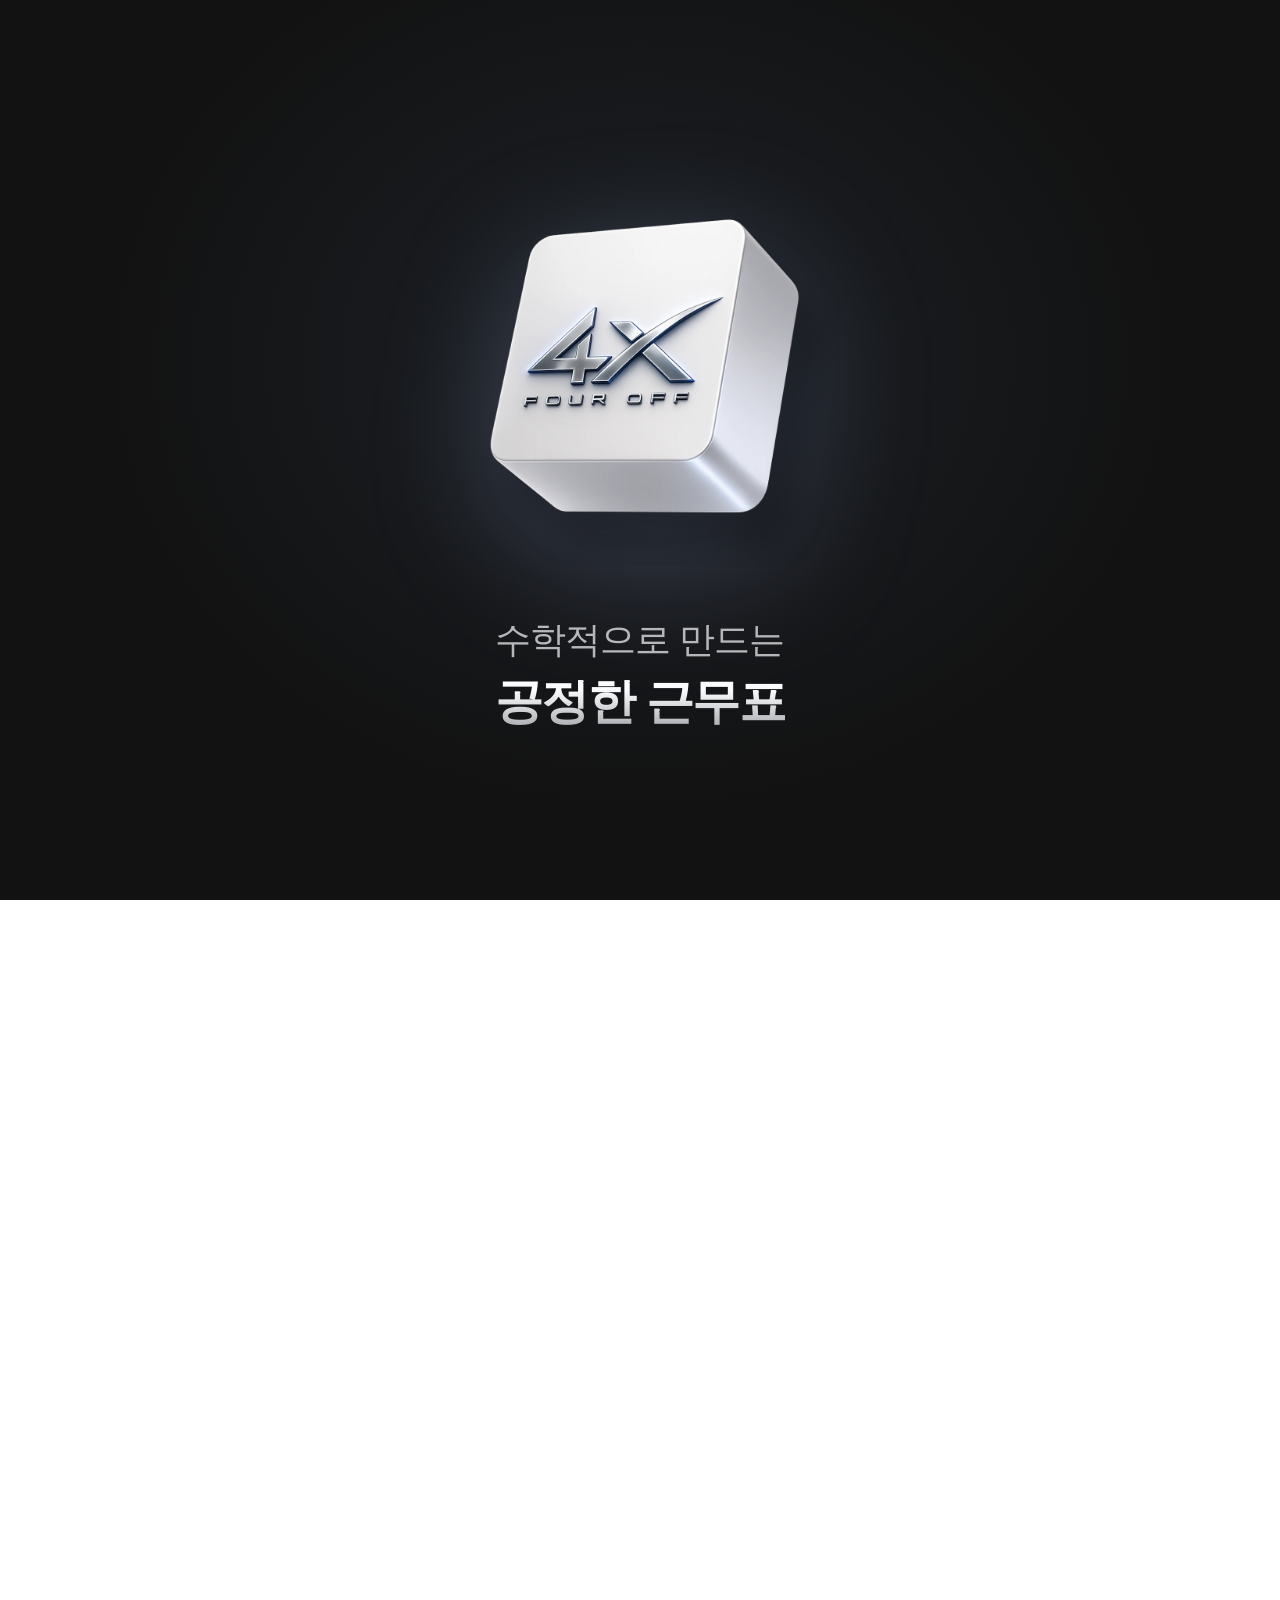
<file: index.html>
<!DOCTYPE html>
<html lang="ko">
<head>
<meta charset="utf-8">
<meta name="viewport" content="width=device-width, initial-scale=1">

<!-- SEO -->
<title>간호사 근무표 자동생성 | 포오프 FOUR OFF</title>
<meta name="description" content="수학적 알고리즘으로 만드는 공정한 근무표. 간호사·교대근무 모든 직군 가능. 100+ 부서가 사용 중입니다.">
<meta name="keywords" content="근무표,교대근무,간호사 근무표,나이트 근무,근무표 만들기,듀티표,근무표 자동생성,희망근무,간호사 듀티,근무표 맞춤 제작,사무직 근무표,콜센터 근무표,교대근무 스케줄,4연휴,포오프,FOUR OFF,fouroff">
<meta name="author" content="박주환">
<meta name="robots" content="index, follow">
<link rel="canonical" href="https://fouroff.kr/">

<!-- Open Graph (카카오톡, 페이스북) -->
<meta property="og:type" content="website">
<meta property="og:site_name" content="포오프 FOUR OFF">
<meta property="og:title" content="간호사 근무표 자동생성 | 포오프 FOUR OFF">
<meta property="og:description" content="수학적 알고리즘으로 만드는 공정한 근무표. 100+ 부서가 사용 중입니다.">
<meta property="og:url" content="https://fouroff.kr/">
<meta property="og:image" content="https://fouroff.kr/images/web_icon.png">
<meta property="og:locale" content="ko_KR">

<!-- Twitter Card -->
<meta name="twitter:card" content="summary_large_image">
<meta name="twitter:title" content="간호사 근무표 자동생성 | 포오프 FOUR OFF">
<meta name="twitter:description" content="수학적 알고리즘으로 만드는 공정한 근무표. 100+ 부서가 사용 중입니다.">
<meta name="twitter:image" content="https://fouroff.kr/images/web_icon.png">

<!-- 검색엔진 인증 -->
<meta name="naver-site-verification" content="49aea101007572d3b1f989b846ccda03ff96c223">
<meta name="google-site-verification" content="_yo2pm1HNul_XpzrGx6scsGmRgDG-f60WYmQCVWs3Nw">

<!-- iOS 앱 스마트 배너 -->
<meta name="apple-itunes-app" content="app-id=6756883621">

<!-- 파비콘 -->
<link rel="icon" type="image/png" href="images/web_icon.png">
<link rel="apple-touch-icon" href="images/web_icon.png">

<!-- 프리로드 (다음 페이지의 후기 이미지 미리 다운로드 → 클릭 시 즉시 표시) -->
<link rel="preload" as="image" href="images/web_review_1.webp">

<style>
  *{margin:0;padding:0;box-sizing:border-box;}
  html,body{font-family:-apple-system,BlinkMacSystemFont,'SF Pro Display','Pretendard','Apple SD Gothic Neo',sans-serif;background:#fff;color:#1d1d1f;-webkit-font-smoothing:antialiased;}
  body{overflow-x:hidden;}
  a{text-decoration:none;color:inherit;}
  img{display:block;max-width:100%;}

  /* 인트로 */
  .intro{position:fixed;inset:0;background:#121212;display:flex;flex-direction:column;align-items:center;justify-content:center;z-index:1000;cursor:pointer;transition:opacity .9s ease, visibility 0s linear .9s;}
  .intro.fade{opacity:0;visibility:hidden;}
  .intro::before{content:"";position:absolute;inset:0;background:radial-gradient(ellipse at 50% 40%, rgba(120,160,220,.10) 0%, transparent 60%);pointer-events:none;}
  .intro-logo{width:400px;max-width:60vw;margin-bottom:48px;filter:drop-shadow(0 30px 60px rgba(180,200,255,.25));animation:logoFloat 4.5s ease-in-out infinite;}
  .intro-copy{text-align:center;color:#fff;}
  .intro-copy .l1{font-size:36px;font-weight:300;letter-spacing:-1px;line-height:1.4;color:rgba(255,255,255,.7);}
  .intro-copy .l2{font-size:48px;font-weight:600;letter-spacing:-1.5px;line-height:1.3;margin-top:6px;background:linear-gradient(180deg,#fff 30%,#a1a1a6 100%);-webkit-background-clip:text;-webkit-text-fill-color:transparent;background-clip:text;}
  @keyframes logoFloat{
    0%   {transform:translateY(0) rotate(0deg);}
    25%  {transform:translateY(-10px) rotate(0.6deg);}
    50%  {transform:translateY(-14px) rotate(0deg);}
    75%  {transform:translateY(-6px) rotate(-0.6deg);}
    100% {transform:translateY(0) rotate(0deg);}
  }

  /* NAV */
  .main-nav{position:fixed;top:0;left:0;right:0;background:rgba(255,255,255,.85);backdrop-filter:blur(20px);-webkit-backdrop-filter:blur(20px);border-bottom:.5px solid rgba(0,0,0,.06);z-index:100;opacity:0;transform:translateY(-100%);transition:opacity .6s ease .6s, transform .6s ease .6s;}
  .main-nav.show{opacity:1;transform:translateY(0);}
  .nav-inner{max-width:1200px;margin:0 auto;padding:16px 32px;display:flex;justify-content:space-between;align-items:center;}
  .nav-brand{display:flex;align-items:center;gap:8px;font-size:15px;font-weight:600;letter-spacing:-.3px;}
  .nav-brand img{width:26px;height:26px;}
  .nav-menu{display:flex;gap:36px;}
  .nav-menu a{font-size:14px;color:#515154;font-weight:500;cursor:pointer;transition:color .25s;position:relative;padding:6px 0;}
  .nav-menu a:hover{color:#1d1d1f;}
  .nav-menu a.active{color:#1d1d1f;font-weight:600;}
  .nav-menu a.active::after{content:"";position:absolute;left:0;right:0;bottom:-2px;height:2px;background:#1d1d1f;border-radius:1px;}

  /* main wrap */
  .main{opacity:0;transition:opacity .8s ease .4s;}
  .main.show{opacity:1;}

  /* Hero */
  .hero{min-height:100vh;padding:140px 32px 100px;background:#fafafa;display:flex;flex-direction:column;align-items:center;justify-content:center;position:relative;overflow:hidden;}
  .hero::before{content:"";position:absolute;top:-300px;left:50%;transform:translateX(-50%);width:1200px;height:700px;background:radial-gradient(ellipse, rgba(0,102,255,.05) 0%, transparent 60%);pointer-events:none;}
  .live-headline{font-size:56px;font-weight:600;letter-spacing:-2px;line-height:1.3;color:#1d1d1f;text-align:center;margin-bottom:64px;position:relative;}
  .live-headline .live-dot{display:inline-block;width:12px;height:12px;background:#22c55e;border-radius:50%;margin-right:14px;vertical-align:middle;box-shadow:0 0 0 0 rgba(34,197,94,.6);animation:livePulse 1.6s ease-in-out infinite;}
  @keyframes livePulse{0%{box-shadow:0 0 0 0 rgba(34,197,94,.5);}70%{box-shadow:0 0 0 14px rgba(34,197,94,0);}100%{box-shadow:0 0 0 0 rgba(34,197,94,0);}}
  .graph-stage{position:relative;max-width:960px;width:100%;margin:0 auto;}
  .graph-img{width:100%;height:auto;display:block;transition:opacity 1.2s ease;}
  .graph-img.is-hidden{opacity:0;position:absolute;top:0;left:0;}
  .graph-caption{text-align:center;margin-top:24px;font-size:20px;color:#86868b;letter-spacing:.3px;font-weight:500;transition:opacity .6s ease;min-height:60px;line-height:1.5;}
  .graph-caption b{color:#1d1d1f;font-weight:700;}

  /* Steps Intro — 동적 효과 */
  .steps-intro{padding:160px 32px 80px;background:#fff;text-align:center;}
  .dyn-headline{font-size:64px;font-weight:600;letter-spacing:-2.4px;line-height:1.15;color:#1d1d1f;display:inline-block;}
  /* 워드 페이드인 */
  .dyn-word{display:inline-block;opacity:0;transform:translateY(20px);transition:opacity .7s ease, transform .7s ease;}
  .dyn-headline.in .dyn-word{opacity:1;transform:translateY(0);}
  .dyn-headline.in .dyn-word:nth-child(1){transition-delay:.1s;}
  .dyn-headline.in .dyn-word:nth-child(2){transition-delay:.25s;}
  .dyn-headline.in .dyn-word:nth-child(3){transition-delay:.4s;}
  .dyn-headline.in .dyn-word:nth-child(4){transition-delay:.55s;}
  .dyn-headline.in .dyn-word:nth-child(5){transition-delay:.7s;}
  .dyn-headline.in .dyn-word:nth-child(6){transition-delay:.85s;}
  /* 펄스 도트 (엑셀을 앞에) */
  .dyn-dot{display:inline-block;width:10px;height:10px;background:#22c55e;border-radius:50%;margin-right:16px;vertical-align:middle;transform:translateY(-4px);box-shadow:0 0 0 0 rgba(34,197,94,.6);}
  .dyn-headline.in .dyn-dot{animation:livePulse 1.6s ease-in-out infinite 1s;}
  /* 카운트업 숫자 + 글로우 */
  .dyn-count{display:inline-block;color:#0066ff;font-variant-numeric:tabular-nums;position:relative;}
  .dyn-count::after{content:"";position:absolute;inset:-12px -8px;background:radial-gradient(ellipse, rgba(0,102,255,.18) 0%, transparent 60%);filter:blur(8px);opacity:0;z-index:-1;}
  .dyn-headline.in .dyn-count::after{animation:glowPulse 3s ease-in-out infinite 1.2s;}
  @keyframes glowPulse{0%,100%{opacity:0;}50%{opacity:1;}}
  /* shimmer (살짝) */
  .dyn-shimmer{background:linear-gradient(90deg, #0066ff 0%, #4d94ff 50%, #0066ff 100%);background-size:200% 100%;-webkit-background-clip:text;background-clip:text;-webkit-text-fill-color:transparent;}
  .dyn-headline.in .dyn-shimmer{animation:shimmer 4s ease-in-out infinite 1.5s;}
  @keyframes shimmer{0%,100%{background-position:0% 50%;}50%{background-position:100% 50%;}}

  .steps-wrap{padding:80px 32px 160px;background:#fff;}
  .step{max-width:1100px;margin:0 auto 200px;display:grid;grid-template-columns:1fr 1fr;gap:80px;align-items:center;position:relative;}
  .step:last-child{margin-bottom:0;}
  /* 짝수 step: 텍스트 우측, 이미지 좌측 (order로 처리, direction:rtl 안 씀) */
  .step.reverse .step-text{order:2;}
  .step.reverse .step-img{order:1;}
  .step-text{position:relative;}
  .step-text .num{font-size:12px;color:#0066ff;letter-spacing:2.5px;font-weight:600;margin-bottom:18px;display:flex;align-items:center;gap:10px;}
  .step-text .num::before{content:"";width:24px;height:1px;background:#0066ff;}
  .step-text h3{font-size:48px;font-weight:600;letter-spacing:-1.6px;line-height:1.05;margin-bottom:24px;}

  /* STEP 01 fade rotation */
  .step-rotate{position:relative;min-height:280px;}
  .rotate-item{position:absolute;top:0;left:0;right:0;opacity:0;transition:opacity .6s ease;}
  .rotate-item.active{opacity:1;}
  .step-text .rotate-q{font-size:60px;font-weight:600;letter-spacing:-2px;line-height:1.05;margin-bottom:24px;color:#1d1d1f;}
  .step-text .rotate-a{font-size:18px;color:#515154;line-height:1.75;}
  .step-text .rotate-a b{font-weight:700;}
  .step-text .rotate-a .blue{color:#0066ff;}
  .step-text .rotate-a .red{color:#dc2626;}
  .step-text p{font-size:18px;color:#515154;line-height:1.75;}
  .step-text p b{color:#0066ff;font-weight:600;}
  .step-img{display:flex;justify-content:center;align-items:center;position:relative;animation:stepFloat 4s ease-in-out infinite;}
  .step-img img{width:100%;max-width:480px;transition:transform .6s ease;}
  @keyframes stepFloat{0%,100%{transform:translateY(0);}50%{transform:translateY(-10px);}}
  /* 폰 위치 보정: 모든 이미지가 폰이 우측 치우쳐 있음 */
  /* 홀수 step (이미지 우측 배치): 좌측으로 더 당겨서 텍스트 쪽으로 */
  .step:not(.reverse) .step-img img{transform:translateX(-22%);}
  /* 짝수 step (이미지 좌측 배치): 보정 없음, 원래 위치 */
  .step.reverse .step-img img{transform:translateX(0);}
  /* 스크롤 페이드인 (transform 안 건드림, opacity만) */
  .step-text, .step-img{opacity:0;transition:opacity .9s ease;}
  .step.in .step-text{opacity:1;}
  .step.in .step-img{opacity:1;transition-delay:.2s;}

  /* footer */
  .footer{padding:48px 32px;background:#fafafa;border-top:.5px solid #e8e8ed;text-align:center;font-size:12px;color:#86868b;}
  .footer a{color:inherit;text-decoration:none;transition:color .2s;}
  .footer a:hover{color:#1d1d1f;}

  /* 앱 다운로드 섹션 (STEP 4 아래) */
  .free-section{padding:160px 32px 140px;background:#fff;text-align:center;}
  .free-tag{font-size:12px;color:#0066ff;letter-spacing:2px;font-weight:600;margin-bottom:18px;}
  .free-title{font-size:64px;font-weight:600;letter-spacing:-2.4px;line-height:1.25;color:#1d1d1f;margin-bottom:60px;}
  .free-title .blue{color:#0066ff;}
  /* 디바이스 분기 — 기본 다 숨김, JS가 해당 디바이스만 표시 */
  .device-block{display:none;}
  .device-block.show{display:flex;flex-direction:column;align-items:center;gap:20px;}
  .store-badge{display:inline-block;transition:transform .25s ease;}
  .store-badge:hover{transform:translateY(-4px);}
  .store-badge img{width:200px;height:200px;filter:drop-shadow(0 14px 30px rgba(0,0,0,.12));}
  .store-label{font-size:20px;color:#0066ff;text-align:center;line-height:1.5;letter-spacing:.3px;font-weight:600;}

  /* balloon */
  .balloon{position:fixed;right:24px;bottom:24px;background:#1d1d1f;color:#fff;padding:16px 26px 16px 22px;border-radius:980px;font-size:15px;font-weight:600;display:flex;align-items:center;gap:12px;box-shadow:0 0 12px rgba(255,215,0,.15), 0 16px 44px rgba(0,0,0,.32);cursor:pointer;z-index:90;opacity:0;transform:translateY(20px);transition:opacity .5s ease, transform .5s ease, box-shadow .4s ease;text-decoration:none;}
  .balloon.show{opacity:1;transform:translateY(0);animation:balloonFloat 3s ease-in-out infinite 1s;}
  .balloon:hover{box-shadow:0 0 30px rgba(255,215,0,.5), 0 16px 44px rgba(0,0,0,.32);}
  .balloon .star{color:#fbbf24;font-size:15px;}
  .balloon .arrow{font-size:15px;margin-left:3px;color:#fff;}
  @keyframes balloonFloat{0%,100%{transform:translateY(0);}50%{transform:translateY(-6px);}}

  @media(max-width:768px){
    .intro-logo{width:280px;margin-bottom:36px;}
    .intro-copy .l1{font-size:24px;}
    .intro-copy .l2{font-size:32px;}
    .nav-inner{padding:14px 20px;}
    .nav-menu{gap:20px;}
    .nav-menu a{font-size:12px;}
    .hero{padding:100px 20px 80px;}
    .live-headline{font-size:30px;letter-spacing:-1.2px;margin-bottom:40px;line-height:1.35;}
    .live-headline .live-dot{width:9px;height:9px;margin-right:10px;}
    .graph-caption{font-size:15px;margin-top:18px;min-height:50px;}
    .steps-intro{padding:100px 20px 60px;}
    .dyn-headline{font-size:36px;letter-spacing:-1.3px;}
    .dyn-dot{width:7px;height:7px;margin-right:10px;}
    .steps-wrap{padding:60px 20px 100px;}
    .step{grid-template-columns:1fr;gap:32px;margin-bottom:120px;}
    .step.reverse .step-text{order:1;}
    .step.reverse .step-img{order:2;}
    .step:not(.reverse) .step-img img,
    .step.reverse .step-img img{transform:none;}
    .step-text h3{font-size:30px;letter-spacing:-1.2px;}
    .step-text p{font-size:15px;}
    .step-rotate{min-height:220px;}
    .step-text .rotate-q{font-size:36px;letter-spacing:-1.4px;margin-bottom:14px;}
    .step-text .rotate-a{font-size:15px;}
    .free-section{padding:100px 20px 80px;}
    .free-title{font-size:36px;letter-spacing:-1.3px;margin-bottom:40px;line-height:1.3;}
    .store-badge img{width:160px;height:160px;}
    .store-label{font-size:16px;}
    .balloon{right:16px;bottom:16px;padding:14px 22px 14px 18px;font-size:13px;}
  }
</style>
</head>
<body>

<div class="intro" id="intro">
  <img src="images/web_logo_white.webp" alt="FOUR OFF" class="intro-logo">
  <div class="intro-copy">
    <div class="l1">수학적으로 만드는</div>
    <div class="l2">공정한 근무표</div>
  </div>
</div>

<nav class="main-nav" id="mainNav">
  <div class="nav-inner">
    <div class="nav-brand">
      <span>FOUR OFF</span>
    </div>
    <div class="nav-menu">
      <a class="active" data-tab="app">앱</a>
      <a href="pages/custom.html">맞춤제작</a>
      <a href="pages/developer.html">개발자</a>
    </div>
  </div>
</nav>

<div class="main" id="main">

  <section class="hero">
    <h1 class="live-headline"><span class="live-dot"></span>지금, 이 순간에도<br>다운로드 중</h1>
    <div class="graph-stage">
      <img src="images/web_apple.webp" alt="App Store 다운로드" class="graph-img" id="graphA">
      <img src="images/web_google.webp" alt="Google Play 다운로드" class="graph-img is-hidden" id="graphB">
    </div>
    <p class="graph-caption" id="graphCaption">26년 5월 기준<br>애플 <b>90+</b> 다운로드</p>
  </section>

  <section class="steps-intro">
    <h2 class="dyn-headline" id="dynHead">
      <span class="dyn-word"><span class="dyn-dot"></span>엑셀을</span>
      <span class="dyn-word">끝낸</span><br>
      <span class="dyn-word"><span class="dyn-count dyn-shimmer" id="dynCount">0+</span></span>
      <span class="dyn-word">병동의</span>
      <span class="dyn-word">선택</span>
    </h2>
  </section>

  <section class="steps-wrap">

    <div class="step">
      <div class="step-text">
        <div class="num">STEP 01</div>
        <div class="step-rotate" id="stepRotate">
          <div class="rotate-item active">
            <p class="rotate-q">4오프<br>써도 될까요?</p>
            <p class="rotate-a"><b class="blue">당연하죠</b><br>부담없이 신청하세요</p>
          </div>
          <div class="rotate-item">
            <p class="rotate-q">이브<br>다음날 데이요?</p>
            <p class="rotate-a"><b class="red">절대 안되죠</b><br>건강이 우선이에요</p>
          </div>
          <div class="rotate-item">
            <p class="rotate-q">저는<br>데이가 좋아요</p>
            <p class="rotate-a"><b class="blue">물론이죠</b><br>원하시는대로 배정해요</p>
          </div>
          <div class="rotate-item">
            <p class="rotate-q">그분과는<br>따로 일하고 싶어요</p>
            <p class="rotate-a"><b class="red">쉿</b><br>조용히 반영해드려요</p>
          </div>
        </div>
      </div>
      <div class="step-img"><img src="images/web_step1.webp" alt="4가지 듀티"></div>
    </div>

    <div class="step reverse">
      <div class="step-text">
        <div class="num">STEP 02</div>
        <h3>역할에 따라<br>간편하게</h3>
        <p>팀장은 <b>방 만들기</b><br>직원은 <b>방 입장하기</b></p>
      </div>
      <div class="step-img"><img src="images/web_step2.webp" alt="역할 선택"></div>
    </div>

    <div class="step">
      <div class="step-text">
        <div class="num">STEP 03</div>
        <h3>한 번만<br>입력하면 끝</h3>
        <p>연도, 월, 직원<br><b>입력하면 끝</b></p>
      </div>
      <div class="step-img"><img src="images/web_step3.webp" alt="기본 정보 + 옵션"></div>
    </div>

    <div class="step reverse">
      <div class="step-text">
        <div class="num">STEP 04</div>
        <h3>10초 안에 완성</h3>
        <p>모든 조건을 만족하는 근무표<br><b>엑셀 다운까지</b></p>
      </div>
      <div class="step-img"><img src="images/web_step4.webp" alt="결과"></div>
    </div>

  </section>

  <!-- 앱 다운로드 섹션 (디바이스 분기) -->
  <section class="free-section">
    <div class="free-tag">FREE FOREVER</div>
    <h2 class="free-title">광고, 구독료<br><span class="blue">영원히 없습니다</span></h2>

    <!-- PC 전용 -->
    <div class="device-block" id="pcBlock">
      <a href="https://park-juhwan.github.io/fouroff_entrance" class="store-badge">
        <img src="images/web_qrcode.webp" alt="QR 코드">
      </a>
      <span class="store-label">카메라 촬영 후<br>무료 다운로드</span>
    </div>

    <!-- iOS 전용 -->
    <div class="device-block" id="iosBlock">
      <a href="https://apps.apple.com/kr/app/%EA%B0%84%ED%98%B8%EC%82%AC-%EA%B7%BC%EB%AC%B4%ED%91%9C-%ED%8F%AC%EC%98%A4%ED%94%84/id6756883621" class="store-badge">
        <img src="images/web_appstore.webp" alt="App Store에서 다운로드">
      </a>
      <span class="store-label">터치하여<br>무료 다운로드</span>
    </div>

    <!-- Android 전용 -->
    <div class="device-block" id="androidBlock">
      <a href="https://play.google.com/store/apps/details?id=com.juhwanpark.fouroff&hl=ko" class="store-badge">
        <img src="images/web_playstore.webp" alt="Google Play에서 다운로드">
      </a>
      <span class="store-label">터치하여<br>무료 다운로드</span>
    </div>
  </section>

  <footer class="footer">
    © 2026 FOUR OFF · <a href="pages/terms.html">이용약관</a>
  </footer>

</div>

<a href="https://kmong.com/gig/739178" target="_blank" class="balloon" id="balloon">
  <span class="star">★</span>
  <span>맞춤제작 의뢰</span>
  <span class="arrow">→</span>
</a>

<script>
  // 인트로: 같은 세션에서 이미 봤으면 스킵
  const intro = document.getElementById('intro');
  const mainNav = document.getElementById('mainNav');
  const main = document.getElementById('main');
  const balloon = document.getElementById('balloon');

  if (sessionStorage.getItem('introSeen') === '1') {
    // 이미 본 세션: 인트로 즉시 숨김, 메인은 부드럽게 페이드인
    intro.style.transition = 'none';
    intro.classList.add('fade');
    mainNav.classList.add('show');
    // 다음 프레임에 main 페이드인 (transition 정상 작동하게)
    requestAnimationFrame(() => {
      main.classList.add('show');
      balloon.classList.add('show');
    });
  } else {
    // 첫 진입: 인트로 클릭 대기
    intro.addEventListener('click', () => {
      intro.classList.add('fade');
      mainNav.classList.add('show');
      main.classList.add('show');
      setTimeout(() => balloon.classList.add('show'), 1400);
      sessionStorage.setItem('introSeen', '1');
    });
  }

  // graph auto fade
  const graphA = document.getElementById('graphA');
  const graphB = document.getElementById('graphB');
  const graphCaption = document.getElementById('graphCaption');
  const CAPTION_A = '26년 5월 기준<br>애플 <b>90+</b> 다운로드';
  const CAPTION_B = '26년 5월 기준<br>구글 <b>50+</b> 다운로드';
  let showingA = true;
  setInterval(() => {
    if (showingA) {
      graphA.classList.add('is-hidden');
      graphB.classList.remove('is-hidden');
      if (graphCaption) {
        graphCaption.style.opacity = '0';
        setTimeout(() => { graphCaption.innerHTML = CAPTION_B; graphCaption.style.opacity = '1'; }, 600);
      }
    } else {
      graphB.classList.add('is-hidden');
      graphA.classList.remove('is-hidden');
      if (graphCaption) {
        graphCaption.style.opacity = '0';
        setTimeout(() => { graphCaption.innerHTML = CAPTION_A; graphCaption.style.opacity = '1'; }, 600);
      }
    }
    showingA = !showingA;
  }, 4000);

  // STEP 01 fade rotation
  const rotateItems = document.querySelectorAll('#stepRotate .rotate-item');
  let rotateIdx = 0;
  if (rotateItems.length > 0) {
    setInterval(() => {
      rotateItems[rotateIdx].classList.remove('active');
      rotateIdx = (rotateIdx + 1) % rotateItems.length;
      rotateItems[rotateIdx].classList.add('active');
    }, 3500);
  }

  // nav
  const navLinks = document.querySelectorAll('.nav-menu a');
  navLinks.forEach(link => {
    link.addEventListener('click', (e) => {
      // href 있는 링크는 페이지 이동 허용 (preventDefault 안 함)
      if (link.getAttribute('href')) return;
      // href 없는 (data-tab) 링크만 active 표시 변경
      e.preventDefault();
      navLinks.forEach(l => l.classList.remove('active'));
      link.classList.add('active');
    });
  });

  // dynamic headline: word fade-in + count up
  const dynHead = document.getElementById('dynHead');
  const dynCount = document.getElementById('dynCount');
  let counted = false;

  function countUp() {
    if (counted) return;
    counted = true;
    let n = 0;
    const target = 100;
    const duration = 1200; // ms
    const start = performance.now();
    function step(now) {
      const t = Math.min(1, (now - start) / duration);
      // ease-out cubic
      const eased = 1 - Math.pow(1 - t, 3);
      n = Math.round(eased * target);
      dynCount.textContent = n + '+';
      if (t < 1) requestAnimationFrame(step);
      else dynCount.textContent = '100+';
    }
    requestAnimationFrame(step);
  }

  const io = new IntersectionObserver((entries) => {
    entries.forEach(entry => {
      if (entry.isIntersecting) {
        dynHead.classList.add('in');
        setTimeout(countUp, 500); // 워드 페이드인 살짝 진행 후 카운트업
        io.disconnect();
      }
    });
  }, { threshold: 0.4 });
  io.observe(dynHead);

  // step cards fade-in on scroll
  const steps = document.querySelectorAll('.step');
  const stepIo = new IntersectionObserver((entries) => {
    entries.forEach(entry => {
      if (entry.isIntersecting) {
        entry.target.classList.add('in');
        stepIo.unobserve(entry.target);
      }
    });
  }, { threshold: 0.2 });
  steps.forEach(s => stepIo.observe(s));

  // 디바이스 분기: PC / iOS / Android 중 하나만 표시
  (function detectDevice(){
    const ua = navigator.userAgent;
    const isiOS = /iPhone|iPad|iPod/i.test(ua);
    const isAndroid = /Android/i.test(ua);
    if (isiOS) {
      document.getElementById('iosBlock').classList.add('show');
    } else if (isAndroid) {
      document.getElementById('androidBlock').classList.add('show');
    } else {
      document.getElementById('pcBlock').classList.add('show');
    }
  })();
</script>

</body>
</html>
</file>
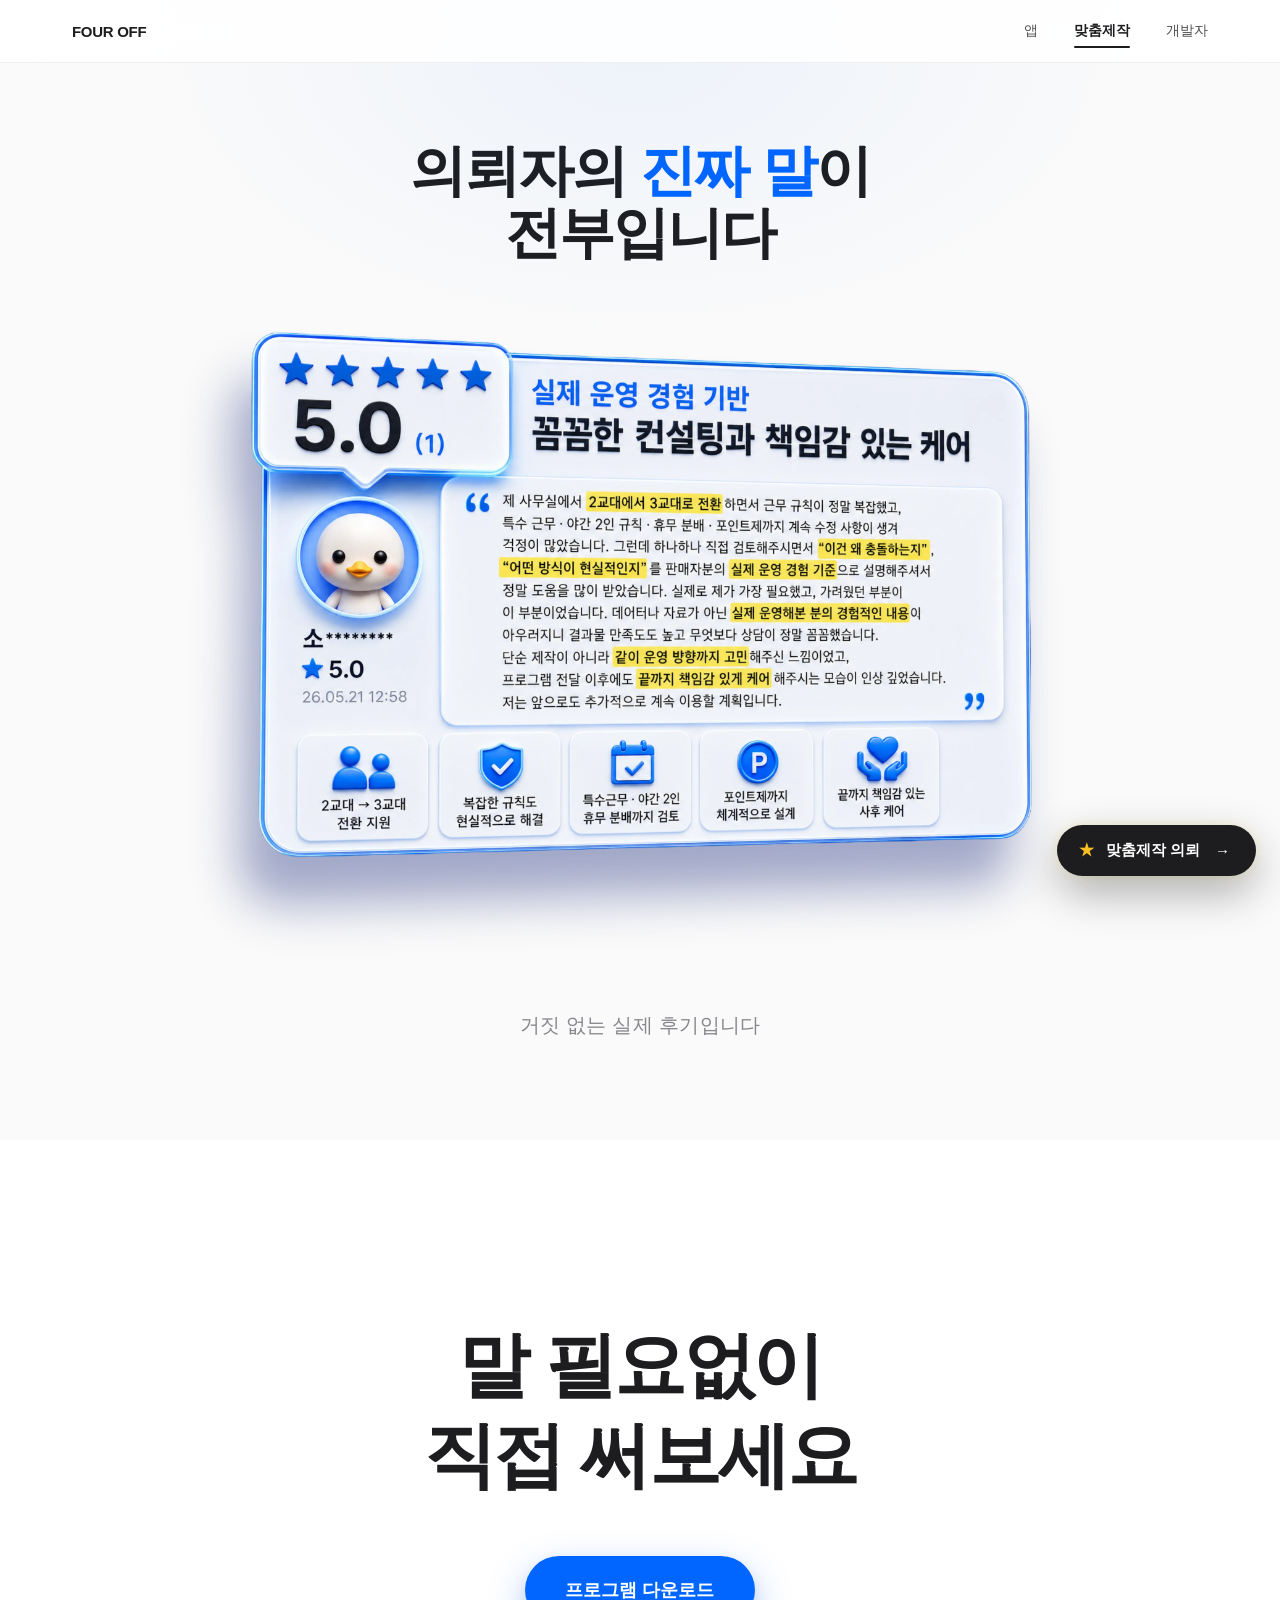
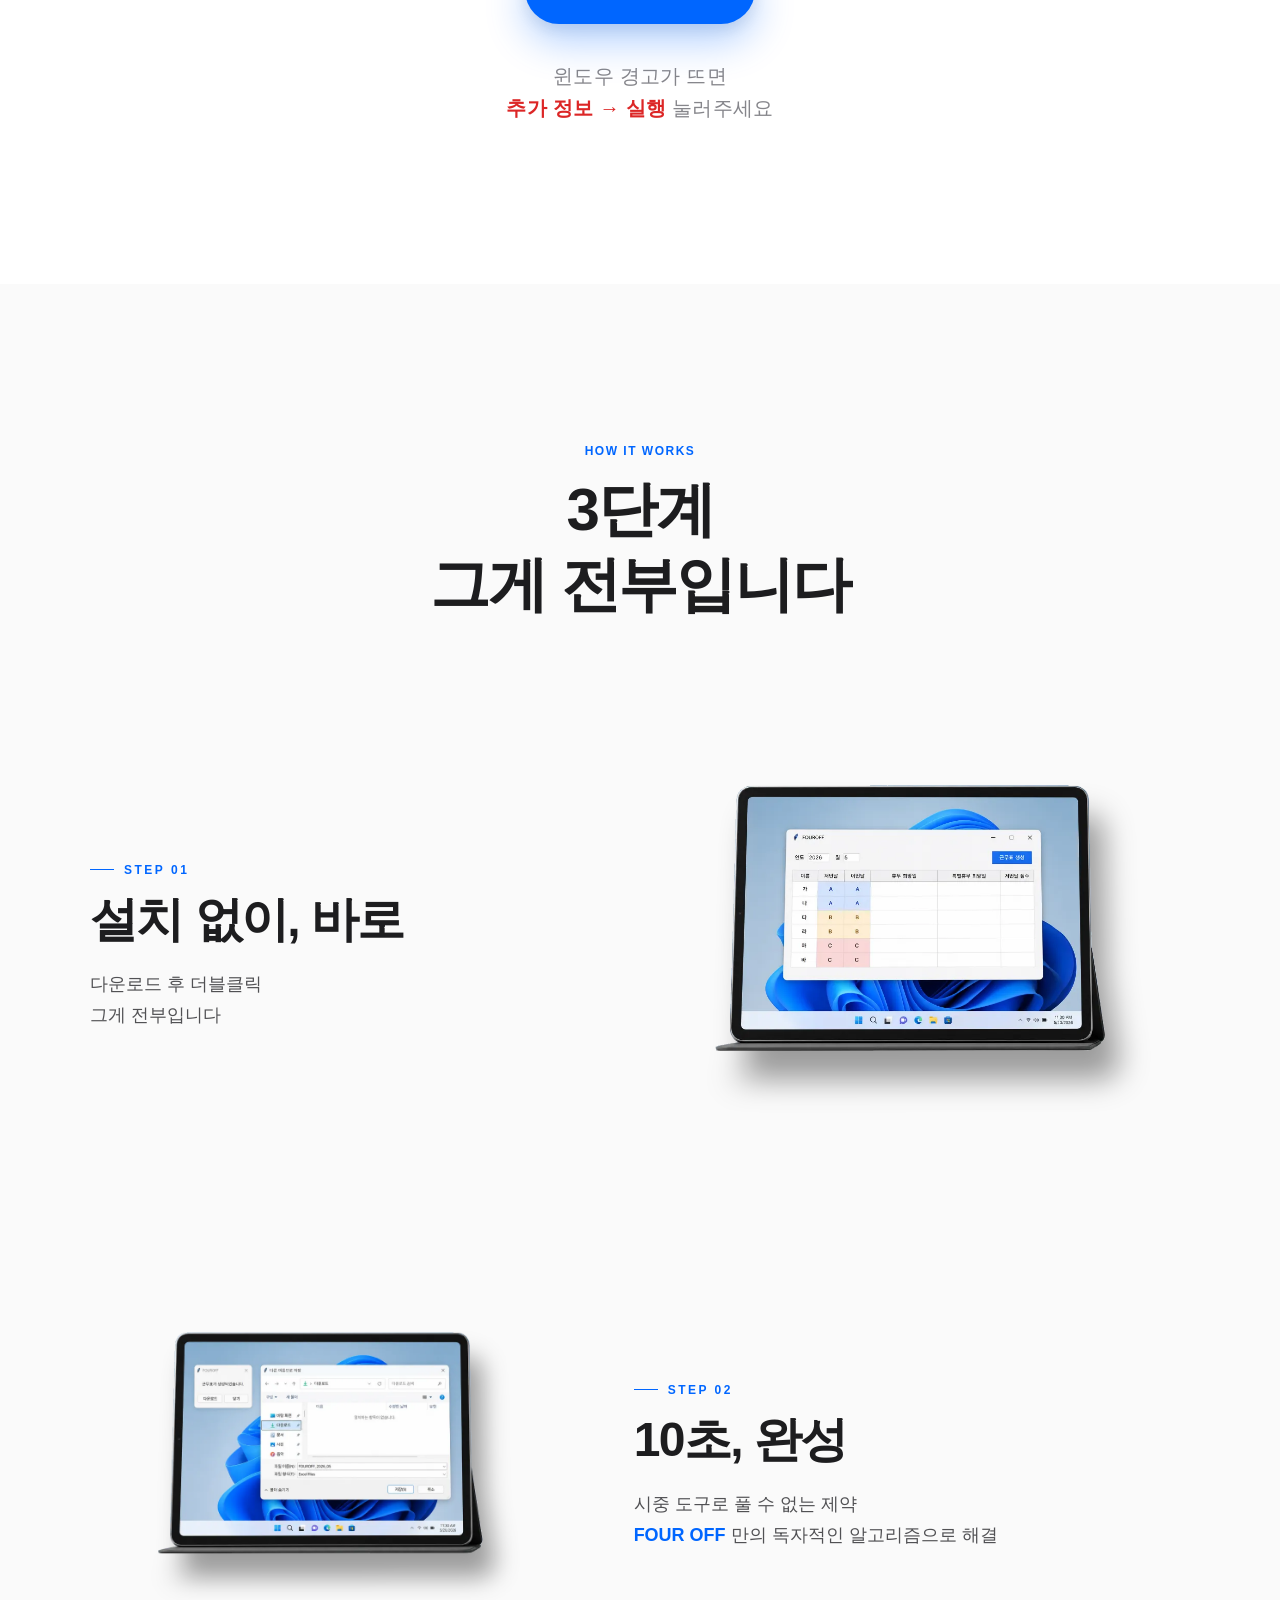
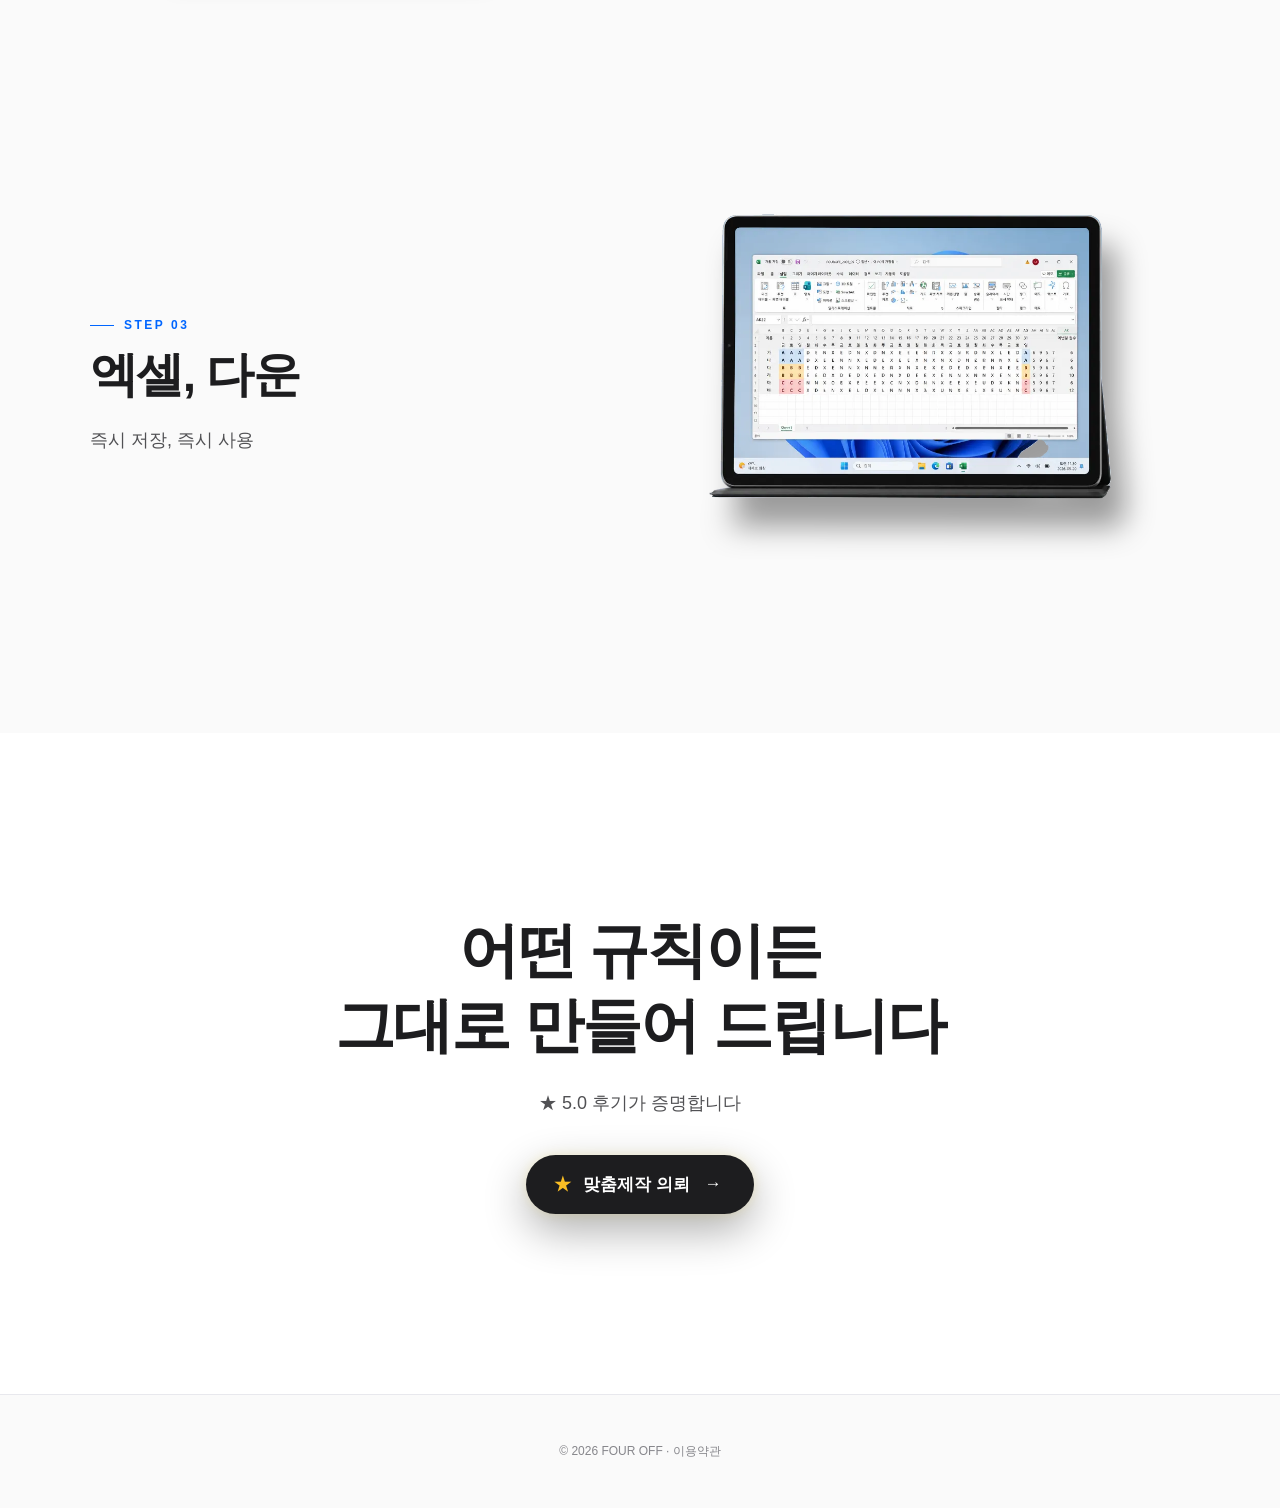
<file: pages/custom.html>
<!DOCTYPE html>
<html lang="ko">
<head>
<meta charset="utf-8">
<meta name="viewport" content="width=device-width, initial-scale=1">
<title>맞춤제작 | FOUR OFF</title>
<meta name="description" content="말 필요없이 직접 써보세요, 우리 부서 전용으로 맞춤 제작합니다">
<link rel="icon" type="image/png" href="../images/web_icon.png">
<link rel="apple-touch-icon" href="../images/web_icon.png">
<style>
  *{margin:0;padding:0;box-sizing:border-box;}
  html,body{font-family:-apple-system,BlinkMacSystemFont,'SF Pro Display','Pretendard','Apple SD Gothic Neo',sans-serif;background:#fff;color:#1d1d1f;-webkit-font-smoothing:antialiased;}
  body{overflow-x:hidden;}
  a{text-decoration:none;color:inherit;}
  img{display:block;max-width:100%;}

  /* NAV */
  .main-nav{position:fixed;top:0;left:0;right:0;background:rgba(255,255,255,.85);backdrop-filter:blur(20px);-webkit-backdrop-filter:blur(20px);border-bottom:.5px solid rgba(0,0,0,.06);z-index:100;}
  .nav-inner{max-width:1200px;margin:0 auto;padding:16px 32px;display:flex;justify-content:space-between;align-items:center;}
  .nav-brand{display:flex;align-items:center;gap:8px;font-size:15px;font-weight:600;letter-spacing:-.3px;cursor:pointer;}
  .nav-brand img{width:26px;height:26px;}
  .nav-menu{display:flex;gap:36px;}
  .nav-menu a{font-size:14px;color:#515154;font-weight:500;cursor:pointer;transition:color .25s;position:relative;padding:6px 0;}
  .nav-menu a:hover{color:#1d1d1f;}
  .nav-menu a.active{color:#1d1d1f;font-weight:600;}
  .nav-menu a.active::after{content:"";position:absolute;left:0;right:0;bottom:-2px;height:2px;background:#1d1d1f;border-radius:1px;}

  /* 페이지 전체 fade-in */
  .page-fade{opacity:0;transition:opacity .8s ease;}
  .page-fade.in{opacity:1;}

  /* Hero: 후기 */
  .hero{min-height:100vh;padding:140px 32px 100px;background:#fafafa;display:flex;flex-direction:column;align-items:center;justify-content:center;position:relative;overflow:hidden;}
  .hero::before{content:"";position:absolute;top:-300px;left:50%;transform:translateX(-50%);width:1200px;height:700px;background:radial-gradient(ellipse, rgba(0,102,255,.05) 0%, transparent 60%);pointer-events:none;}
  .hero-tag{display:inline-flex;align-items:center;gap:8px;background:#fff;border:.5px solid #e8e8ed;padding:8px 16px;border-radius:980px;font-size:12px;color:#515154;margin-bottom:32px;box-shadow:0 4px 14px rgba(0,0,0,.04);}
  .hero-tag .star{color:#fbbf24;font-size:13px;}
  .hero-title{font-size:56px;font-weight:600;letter-spacing:-2px;line-height:1.1;color:#1d1d1f;text-align:center;margin-bottom:56px;}
  .hero-title .blue{color:#0066ff;}
  /* 후기 이미지: 투명 PNG 그대로, 어떤 프레임도 없음 */
  /* 로딩 중에도 자리 확보해서 레이아웃 흔들림 방지 */
  .review-frame{position:relative;max-width:1000px;width:100%;margin:0 auto;aspect-ratio:3/2;}
  .review-frame img{width:100%;height:100%;object-fit:contain;opacity:0;transition:opacity .6s ease;}
  .review-frame img.loaded{opacity:1;}
  .review-caption{text-align:center;font-size:20px;color:#86868b;letter-spacing:.3px;margin-top:24px;font-weight:500;line-height:1.5;}

  /* 다운로드 섹션 - 간결하게 */
  .download-section{padding:180px 32px 160px;background:#fff;text-align:center;}
  .dl-headline{font-size:72px;font-weight:600;letter-spacing:-2.8px;line-height:1.25;margin-bottom:56px;color:#1d1d1f;}
  .dl-btn{display:inline-flex;align-items:center;background:#0066ff;color:#fff;padding:22px 40px;border-radius:980px;font-size:18px;font-weight:600;cursor:pointer;transition:all .3s;box-shadow:0 16px 40px rgba(0,102,255,.32), 0 6px 14px rgba(0,0,0,.08);position:relative;overflow:hidden;border:none;text-decoration:none;}
  .dl-btn:hover{background:#0052cc;transform:translateY(-2px);box-shadow:0 20px 50px rgba(0,102,255,.4), 0 8px 16px rgba(0,0,0,.1);}
  .dl-btn:active{transform:translateY(0);}
  .dl-btn.disabled{cursor:not-allowed;opacity:.85;}
  .dl-btn.disabled:hover{background:#0066ff;transform:none;box-shadow:0 16px 40px rgba(0,102,255,.32), 0 6px 14px rgba(0,0,0,.08);}
  .dl-note{margin-top:32px;font-size:20px;color:#86868b;line-height:1.6;font-weight:500;letter-spacing:.3px;}
  .dl-note .red{color:#dc2626;}

  /* 디바이스 분기 */
  .dl-pc{display:inline-block;}
  .dl-mobile{display:none;}
  body.is-mobile .dl-pc{display:none;}
  body.is-mobile .dl-mobile{display:inline-block;}
  body.is-mobile .dl-note{display:none;}

  /* 작동원리 (EXE step) */
  .exe-intro{padding:160px 32px 80px;background:#fafafa;text-align:center;}
  .exe-tag{font-size:12px;color:#0066ff;letter-spacing:1.5px;font-weight:600;margin-bottom:14px;}
  .exe-title{font-size:60px;font-weight:600;letter-spacing:-2.2px;line-height:1.25;color:#1d1d1f;}

  .exe-wrap{padding:60px 32px 160px;background:#fafafa;}
  .exe-step{max-width:1100px;margin:0 auto 180px;display:grid;grid-template-columns:1fr 1.2fr;gap:80px;align-items:center;position:relative;}
  .exe-step:last-child{margin-bottom:0;}
  .exe-step.reverse .exe-step-text{order:2;}
  .exe-step.reverse .exe-step-img{order:1;}
  .exe-step-text{position:relative;}
  .exe-step-text .num{font-size:12px;color:#0066ff;letter-spacing:2.5px;font-weight:600;margin-bottom:18px;display:flex;align-items:center;gap:10px;}
  .exe-step-text .num::before{content:"";width:24px;height:1px;background:#0066ff;}
  .exe-step-text h3{font-size:48px;font-weight:600;letter-spacing:-1.6px;line-height:1.05;margin-bottom:24px;}
  .exe-step-text p{font-size:18px;color:#515154;line-height:1.75;}
  .exe-step-text p b{color:#0066ff;font-weight:600;}
  /* 이미지 크기 통일 — 고정 width + aspect-ratio로 모든 step 동일 크기 */
  .exe-step-img{display:flex;justify-content:center;align-items:center;}
  .exe-step-img-inner{width:100%;max-width:560px;aspect-ratio:3/2;display:flex;align-items:center;justify-content:center;overflow:hidden;}
  .exe-step-img-inner img{width:100%;height:100%;object-fit:contain;}
  /* fade in */
  .exe-step-text, .exe-step-img{opacity:0;transition:opacity .9s ease;}
  .exe-step.in .exe-step-text{opacity:1;}
  .exe-step.in .exe-step-img{opacity:1;transition-delay:.2s;}

  /* CTA */
  .cta-section{padding:180px 32px;background:#fff;text-align:center;}
  .cta-title{font-size:60px;font-weight:600;letter-spacing:-2px;line-height:1.25;margin-bottom:28px;}
  .cta-sub{font-size:18px;color:#515154;margin-bottom:40px;}
  .cta-btn{display:inline-flex;align-items:center;gap:12px;background:#1d1d1f;color:#fff;padding:18px 32px 18px 28px;border-radius:980px;font-size:17px;font-weight:600;cursor:pointer;transition:box-shadow .4s ease;text-decoration:none;box-shadow:0 0 12px rgba(255,215,0,.15), 0 16px 44px rgba(0,0,0,.32);animation:ctaFloat 3s ease-in-out infinite;}
  .cta-btn:hover{box-shadow:0 0 30px rgba(255,215,0,.5), 0 16px 44px rgba(0,0,0,.32);}
  .cta-btn .star{color:#fbbf24;font-size:17px;}
  .cta-btn .arrow{font-size:17px;margin-left:3px;color:#fff;}
  @keyframes ctaFloat{0%,100%{transform:translateY(0);}50%{transform:translateY(-6px);}}

  /* footer */
  .footer{padding:48px 32px;background:#fafafa;border-top:.5px solid #e8e8ed;text-align:center;font-size:12px;color:#86868b;}
  .footer a{color:inherit;text-decoration:none;transition:color .2s;}
  .footer a:hover{color:#1d1d1f;}

  /* balloon */
  .balloon{position:fixed;right:24px;bottom:24px;background:#1d1d1f;color:#fff;padding:16px 26px 16px 22px;border-radius:980px;font-size:15px;font-weight:600;display:flex;align-items:center;gap:12px;box-shadow:0 0 12px rgba(255,215,0,.15), 0 16px 44px rgba(0,0,0,.32);cursor:pointer;z-index:90;animation:balloonFloat 3s ease-in-out infinite;text-decoration:none;transition:box-shadow .4s ease;}
  .balloon:hover{box-shadow:0 0 30px rgba(255,215,0,.5), 0 16px 44px rgba(0,0,0,.32);}
  .balloon .star{color:#fbbf24;font-size:15px;}
  .balloon .arrow{font-size:15px;margin-left:3px;color:#fff;}
  @keyframes balloonFloat{0%,100%{transform:translateY(0);}50%{transform:translateY(-6px);}}

  @media(max-width:768px){
    .nav-inner{padding:14px 20px;}
    .nav-menu{gap:20px;}
    .nav-menu a{font-size:12px;}
    .hero{padding:100px 20px 80px;}
    .hero-title{font-size:32px;letter-spacing:-1.3px;margin-bottom:40px;}
    .download-section{padding:100px 20px 100px;}
    .dl-headline{font-size:40px;letter-spacing:-1.6px;line-height:1.3;}
    .review-caption{font-size:15px;margin-top:18px;}
    .dl-note{font-size:15px;margin-top:24px;}
    .dl-btn{padding:18px 28px;font-size:15px;}
    .dl-btn .icon{width:30px;height:30px;font-size:15px;}
    .exe-intro{padding:80px 20px 50px;}
    .exe-title{font-size:32px;letter-spacing:-1.2px;line-height:1.3;}
    .exe-wrap{padding:40px 20px 100px;}
    .exe-step{grid-template-columns:1fr;gap:32px;margin-bottom:100px;}
    .exe-step.reverse .exe-step-text{order:1;}
    .exe-step.reverse .exe-step-img{order:2;}
    .exe-step-text h3{font-size:30px;letter-spacing:-1.2px;}
    .exe-step-text p{font-size:15px;}
    .cta-title{font-size:36px;line-height:1.3;}
    .balloon{right:16px;bottom:16px;padding:14px 22px 14px 18px;font-size:13px;}
  }
</style>
</head>
<body>

<!-- NAV -->
<nav class="main-nav">
  <div class="nav-inner">
    <a href="../index.html" class="nav-brand">
      <span>FOUR OFF</span>
    </a>
    <div class="nav-menu">
      <a href="../index.html">앱</a>
      <a href="custom.html" class="active">맞춤제작</a>
      <a href="developer.html">개발자</a>
    </div>
  </div>
</nav>

<!-- 페이지 전체를 fade-in 대상으로 -->
<div class="page-fade" id="pageFade">

  <!-- Hero: 후기 -->
  <section class="hero">
    <h1 class="hero-title">의뢰자의 <span class="blue">진짜 말</span>이<br>전부입니다</h1>
    <div class="review-frame">
      <img src="../images/web_review_1.webp" alt="크몽 5.0 후기" onload="this.classList.add('loaded')">
    </div>
    <p class="review-caption">거짓 없는 실제 후기입니다</p>
  </section>

  <!-- 다운로드 섹션 -->
  <section class="download-section">
    <h2 class="dl-headline">말 필요없이<br>직접 써보세요</h2>

    <a href="../exe/fouroff.exe" download class="dl-btn dl-pc">
      <span>프로그램 다운로드</span>
    </a>

    <span class="dl-btn dl-mobile disabled">
      <span>PC 에서만 다운로드</span>
    </span>

    <p class="dl-note">
      윈도우 경고가 뜨면<br><b class="red">추가 정보 → 실행</b> 눌러주세요
    </p>
  </section>

  <!-- 작동원리 STEP -->
  <section class="exe-intro">
    <div class="exe-tag">HOW IT WORKS</div>
    <h2 class="exe-title">3단계<br>그게 전부입니다</h2>
  </section>

  <section class="exe-wrap">

    <div class="exe-step">
      <div class="exe-step-text">
        <div class="num">STEP 01</div>
        <h3>설치 없이, 바로</h3>
        <p>다운로드 후 더블클릭<br>그게 전부입니다</p>
      </div>
      <div class="exe-step-img"><div class="exe-step-img-inner"><img src="../images/web_exe_step1.webp" alt="EXE 실행"></div></div>
    </div>

    <div class="exe-step reverse">
      <div class="exe-step-text">
        <div class="num">STEP 02</div>
        <h3>10초, 완성</h3>
        <p>시중 도구로 풀 수 없는 제약<br><b>FOUR OFF</b> 만의 독자적인 알고리즘으로 해결</p>
      </div>
      <div class="exe-step-img"><div class="exe-step-img-inner"><img src="../images/web_exe_step2.webp" alt="근무표 생성"></div></div>
    </div>

    <div class="exe-step">
      <div class="exe-step-text">
        <div class="num">STEP 03</div>
        <h3>엑셀, 다운</h3>
        <p>즉시 저장, 즉시 사용</p>
      </div>
      <div class="exe-step-img"><div class="exe-step-img-inner"><img src="../images/web_exe_step3.webp" alt="엑셀 결과"></div></div>
    </div>

  </section>

  <!-- CTA -->
  <section class="cta-section">
    <h2 class="cta-title">어떤 규칙이든<br>그대로 만들어 드립니다</h2>
    <p class="cta-sub">★ 5.0 후기가 증명합니다</p>
    <a href="https://kmong.com/gig/739178" target="_blank" class="cta-btn">
      <span class="star">★</span>
      <span>맞춤제작 의뢰</span>
      <span class="arrow">→</span>
    </a>
  </section>

  <!-- footer -->
  <footer class="footer">
    © 2026 FOUR OFF · <a href="terms.html">이용약관</a>
  </footer>

</div>

<!-- balloon -->
<a href="https://kmong.com/gig/739178" target="_blank" class="balloon">
  <span class="star">★</span>
  <span>맞춤제작 의뢰</span>
  <span class="arrow">→</span>
</a>

<script>
  // 디바이스 분기 (모바일이면 is-mobile 클래스)
  const isMobile = /Android|webOS|iPhone|iPad|iPod|BlackBerry|IEMobile|Opera Mini/i.test(navigator.userAgent) || window.innerWidth <= 768;
  if (isMobile) document.body.classList.add('is-mobile');

  // 페이지 진입 시 전체 fade-in
  window.addEventListener('DOMContentLoaded', () => {
    requestAnimationFrame(() => {
      document.getElementById('pageFade').classList.add('in');
    });
  });

  // exe step fade-in on scroll
  const steps = document.querySelectorAll('.exe-step');
  const stepIo = new IntersectionObserver((entries) => {
    entries.forEach(entry => {
      if (entry.isIntersecting) {
        entry.target.classList.add('in');
        stepIo.unobserve(entry.target);
      }
    });
  }, { threshold: 0.2 });
  steps.forEach(s => stepIo.observe(s));
</script>

</body>
</html>
</file>
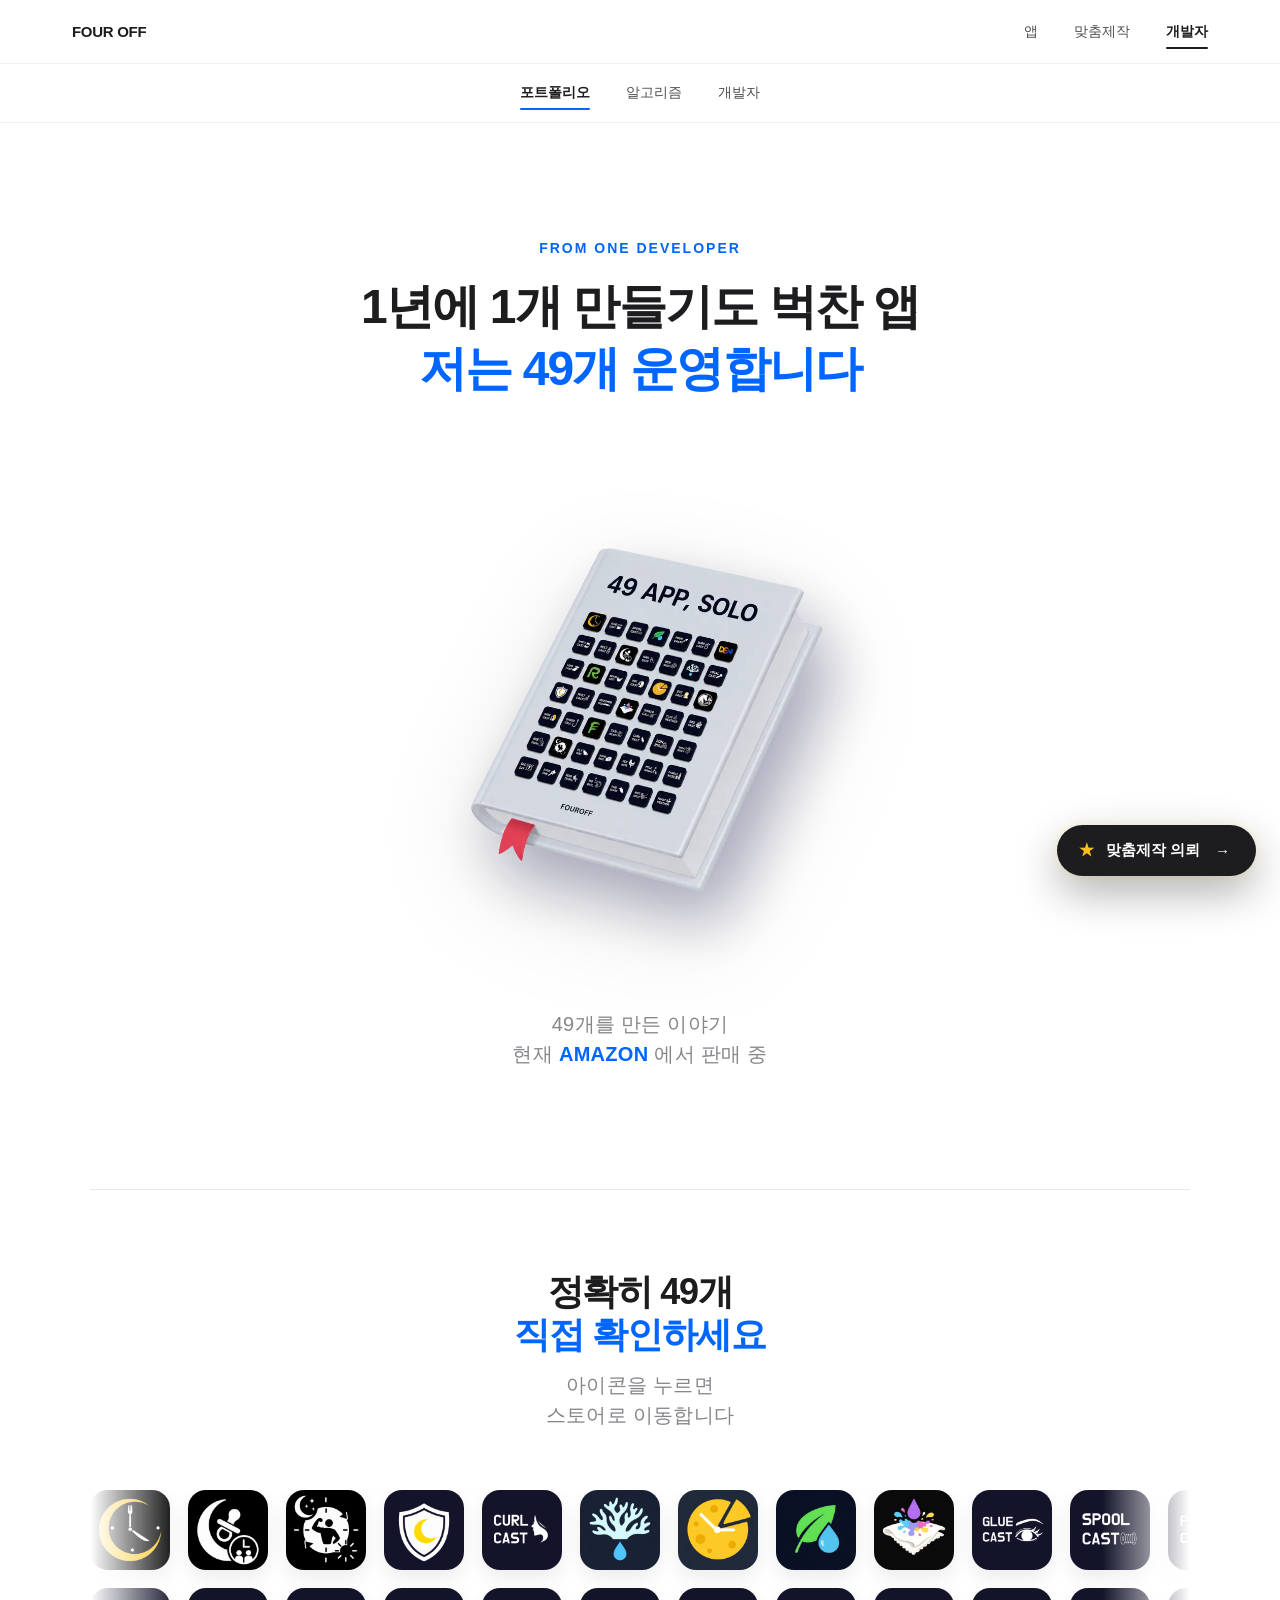
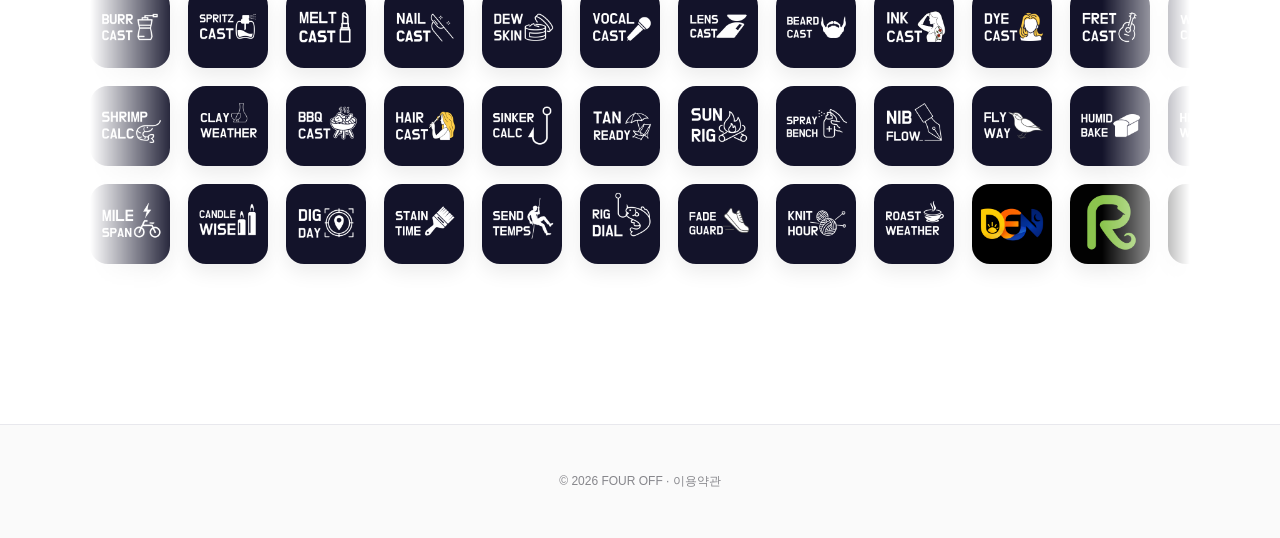
<file: pages/developer.html>
<!DOCTYPE html>
<html lang="ko">
<head>
<meta charset="utf-8">
<meta name="viewport" content="width=device-width, initial-scale=1">
<title>개발자 | FOUR OFF</title>
<meta name="description" content="간호사가 만든, 간호사를 위한 앱">
<link rel="icon" type="image/png" href="../images/web_icon.png">
<link rel="apple-touch-icon" href="../images/web_icon.png">
<style>
  *{margin:0;padding:0;box-sizing:border-box;}
  html,body{font-family:-apple-system,BlinkMacSystemFont,'SF Pro Display','Pretendard','Apple SD Gothic Neo',sans-serif;background:#fff;color:#1d1d1f;-webkit-font-smoothing:antialiased;}
  body{overflow-x:hidden;}
  a{text-decoration:none;color:inherit;}
  img{display:block;max-width:100%;}

  /* 메인 NAV */
  .main-nav{position:fixed;top:0;left:0;right:0;background:rgba(255,255,255,.85);backdrop-filter:blur(20px);-webkit-backdrop-filter:blur(20px);border-bottom:.5px solid rgba(0,0,0,.06);z-index:100;height:64px;display:flex;align-items:center;}
  .nav-inner{max-width:1200px;margin:0 auto;padding:0 32px;display:flex;justify-content:space-between;align-items:center;width:100%;}
  .nav-brand{display:flex;align-items:center;gap:8px;font-size:15px;font-weight:600;letter-spacing:-.3px;cursor:pointer;}
  .nav-brand img{width:26px;height:26px;}
  .nav-menu{display:flex;gap:36px;}
  .nav-menu a{font-size:14px;color:#515154;font-weight:500;cursor:pointer;transition:color .25s;position:relative;padding:6px 0;}
  .nav-menu a:hover{color:#1d1d1f;}
  .nav-menu a.active{color:#1d1d1f;font-weight:600;}
  .nav-menu a.active::after{content:"";position:absolute;left:0;right:0;bottom:-2px;height:2px;background:#1d1d1f;border-radius:1px;}

  /* 서브탭 (sticky, 메인 NAV 바로 아래) */
  .sub-nav{position:fixed;top:64px;left:0;right:0;background:rgba(255,255,255,.85);backdrop-filter:blur(20px);-webkit-backdrop-filter:blur(20px);border-bottom:.5px solid rgba(0,0,0,.06);z-index:99;}
  .sub-inner{max-width:1200px;margin:0 auto;padding:14px 32px;display:flex;justify-content:center;gap:36px;}
  .sub-tab{font-size:14px;color:#515154;font-weight:500;cursor:pointer;transition:color .25s;position:relative;padding:6px 0;}
  .sub-tab:hover{color:#1d1d1f;}
  .sub-tab.active{color:#1d1d1f;font-weight:600;}
  .sub-tab.active::after{content:"";position:absolute;left:0;right:0;bottom:-2px;height:2px;background:#0066ff;border-radius:1px;}

  /* 페이지 전체 fade-in */
  .page-fade{opacity:0;transition:opacity .8s ease;}
  .page-fade.in{opacity:1;}

  /* 본문 컨테이너 (메인 NAV + 서브탭 높이 = 약 120px 띄움) */
  .content{padding-top:120px;}

  /* 탭 콘텐츠 (fade in/out 전환) */
  .panel{display:none;opacity:0;transition:opacity .4s ease;min-height:80vh;padding:80px 32px;}
  .panel.active{display:block;}
  .panel.fade-in{opacity:1;}

  /* 임시 본문 */
  .placeholder{display:flex;align-items:center;justify-content:center;min-height:60vh;}
  .placeholder h1{font-size:56px;font-weight:600;letter-spacing:-2px;color:#1d1d1f;}

  /* ============ 포트폴리오 패널 ============ */
  .portfolio-wrap{max-width:1100px;margin:0 auto;}

  /* 섹션 1: 전자책 */
  .ebook-section{padding:40px 0 120px;text-align:center;}
  .ebook-tagline{font-size:14px;color:#0066ff;letter-spacing:2px;font-weight:600;margin-bottom:20px;}
  .ebook-headline{font-size:48px;font-weight:600;letter-spacing:-1.8px;line-height:1.3;margin-bottom:60px;color:#1d1d1f;}
  .ebook-headline .blue{color:#0066ff;}
  .ebook-image{max-width:520px;margin:0 auto 28px;animation:ebookFloat 4s ease-in-out infinite;}
  .ebook-image img{width:100%;display:block;filter:drop-shadow(0 30px 50px rgba(0,0,0,.12));}
  @keyframes ebookFloat{0%,100%{transform:translateY(0);}50%{transform:translateY(-12px);}}
  .ebook-note{font-size:20px;color:#86868b;letter-spacing:.3px;font-weight:500;line-height:1.5;}
  .ebook-note .blue{color:#0066ff;font-weight:700;}

  /* 섹션 구분 */
  .portfolio-divider{padding:80px 0 60px;text-align:center;border-top:.5px solid #e8e8ed;}
  .portfolio-divider .doubt{font-size:36px;font-weight:600;letter-spacing:-1.3px;color:#1d1d1f;margin-bottom:14px;line-height:1.2;}
  .portfolio-divider .doubt .blue{color:#0066ff;}
  .portfolio-divider .verify{font-size:20px;color:#86868b;letter-spacing:.3px;font-weight:500;line-height:1.5;}

  /* 섹션 2: 앱 마퀴 */
  .apps-marquee-wrap{padding:0 0 80px;position:relative;overflow:hidden;mask-image:linear-gradient(90deg, transparent, #000 8%, #000 92%, transparent);-webkit-mask-image:linear-gradient(90deg, transparent, #000 8%, #000 92%, transparent);}
  .apps-marquee{display:flex;gap:18px;width:max-content;animation:marqueeScroll 60s linear infinite;}
  .apps-marquee:hover{animation-play-state:paused;}
  @keyframes marqueeScroll{
    0% {transform:translateX(0);}
    100% {transform:translateX(-50%);}
  }
  .app-tile{flex-shrink:0;width:80px;height:80px;border-radius:18px;overflow:hidden;background:#fff;box-shadow:0 8px 20px rgba(0,0,0,.08);transition:all .3s ease;cursor:pointer;}
  .app-tile:hover{transform:translateY(-6px) scale(1.08);box-shadow:0 16px 30px rgba(0,0,0,.18);}
  .app-tile img{width:100%;height:100%;object-fit:cover;display:block;}

  /* 두 번째 줄 마퀴 (반대 방향) */
  .apps-marquee.reverse{animation:marqueeScrollReverse 70s linear infinite;margin-top:18px;}
  .apps-marquee.reverse:hover{animation-play-state:paused;}
  @keyframes marqueeScrollReverse{
    0% {transform:translateX(-50%);}
    100% {transform:translateX(0);}
  }

  /* 4줄 — 각 줄 속도 다르게 */
  #appsRow1{animation-duration:65s;}
  #appsRow2{animation-duration:75s;margin-top:18px;}
  #appsRow3{animation-duration:55s;margin-top:18px;}
  #appsRow4{animation-duration:80s;margin-top:18px;}

  /* ============ 개발자 패널 ============ */
  .about-wrap{max-width:1100px;margin:0 auto;padding:20px 0 80px;}
  .about-grid{display:grid;grid-template-columns:1fr 1.1fr;gap:80px;align-items:start;}

  /* 좌측 사진 */
  .about-photo{position:relative;border-radius:20px;overflow:hidden;box-shadow:0 30px 60px rgba(0,0,0,.15);}
  .about-photo img{width:100%;display:block;}
  .about-photo .photo-tag{position:absolute;bottom:20px;left:20px;background:rgba(255,255,255,.95);backdrop-filter:blur(10px);-webkit-backdrop-filter:blur(10px);padding:10px 16px;border-radius:980px;font-size:12px;font-weight:600;color:#1d1d1f;letter-spacing:.3px;}
  .about-photo .photo-tag .dot{display:inline-block;width:7px;height:7px;border-radius:50%;background:#16a34a;margin-right:8px;animation:pulse 2s ease-in-out infinite;}
  @keyframes pulse{0%,100%{opacity:1;}50%{opacity:.4;}}

  /* 우측 텍스트 */
  .about-text{}
  .about-text .tag{font-size:13px;color:#0066ff;letter-spacing:2px;font-weight:600;margin-bottom:18px;}
  .about-name{font-size:56px;font-weight:600;letter-spacing:-2px;line-height:1.15;margin-bottom:32px;color:#1d1d1f;}
  .about-name .blue{color:#0066ff;}
  .about-text .intro{font-size:17px;color:#515154;line-height:1.8;margin-bottom:30px;}
  .about-text .intro b{color:#1d1d1f;font-weight:600;}
  .about-text .intro .blue{color:#0066ff;font-weight:600;}

  /* 인용 박스 - 회색 + 이탤릭 + 살짝 사선 */
  .about-quote{margin-top:40px;text-align:left;}
  .about-quote p{font-size:18px;color:#9ca3af;line-height:1.6;font-style:italic;font-weight:400;margin:0;letter-spacing:.3px;transform:skewX(-6deg);display:inline-block;}

  @media(max-width:900px){
    .about-grid{grid-template-columns:1fr;gap:40px;}
  }
  @media(max-width:768px){
    .about-wrap{padding:20px 0 60px;}
    .about-grid{gap:32px;}
    .about-name{font-size:38px;letter-spacing:-1.4px;margin-bottom:24px;}
    .about-text .intro{font-size:15px;}
    .about-quote{margin-top:28px;}
    .about-quote p{font-size:15px;}
  }
  .algo-wrap{max-width:1100px;margin:0 auto;}

  /* Hero */
  .algo-hero{text-align:center;padding:40px 0 100px;border-bottom:.5px solid #e8e8ed;margin-bottom:100px;}
  .algo-hero .tag{font-size:12px;color:#0066ff;letter-spacing:2.5px;font-weight:600;margin-bottom:18px;}
  .algo-hero h1{font-size:64px;font-weight:600;letter-spacing:-2.4px;line-height:1.25;margin-bottom:24px;color:#1d1d1f;}
  .algo-hero h1 .blue{color:#0066ff;}
  .algo-hero .sub{font-size:18px;color:#515154;line-height:1.65;max-width:600px;margin:0 auto 56px;}
  .algo-stats{display:flex;justify-content:center;gap:60px;flex-wrap:wrap;}
  .stat{text-align:center;}
  .stat .num{font-size:48px;font-weight:700;letter-spacing:-2px;color:#0066ff;line-height:1;}
  .stat .label{font-size:13px;color:#86868b;letter-spacing:.5px;margin-top:10px;}

  /* 각 룰 섹션 */
  .rule-section{margin-bottom:140px;}
  .rule-section:last-child{margin-bottom:80px;}
  .rule-head{margin-bottom:24px;}
  .rule-head .ko-name{font-size:13px;color:#0066ff;letter-spacing:2px;font-weight:600;margin-bottom:14px;display:flex;align-items:center;gap:10px;}
  .rule-head .ko-name::before{content:"";width:24px;height:1px;background:#0066ff;}
  .rule-head h2{font-size:48px;font-weight:600;letter-spacing:-1.8px;line-height:1.1;margin-bottom:12px;color:#1d1d1f;}
  .rule-head h2 .tech-name{font-size:24px;color:#86868b;font-weight:400;letter-spacing:-.5px;margin-left:10px;}
  .rule-head .lead{font-size:17px;color:#515154;line-height:1.7;max-width:680px;}

  .rule-body{display:grid;grid-template-columns:1.1fr 1fr;gap:60px;align-items:start;}
  .rule-text p{font-size:15px;color:#424245;line-height:1.85;margin-bottom:8px;}
  .rule-text p:last-of-type{margin-bottom:16px;}
  .rule-text p b{color:#0066ff;font-weight:600;}
  .rule-text ul{list-style:none;padding:0;margin:24px 0;}
  .rule-text li{font-size:14px;color:#424245;padding:10px 0 10px 24px;position:relative;line-height:1.6;}
  .rule-text li::before{content:"";position:absolute;left:0;top:18px;width:8px;height:8px;background:#0066ff;border-radius:50%;}
  .rule-text .highlight{background:#f0f7ff;padding:16px 20px;border-radius:12px;border-left:3px solid #0066ff;margin-top:24px;font-size:14px;color:#1d1d1f;line-height:1.7;}
  .rule-text .highlight b{color:#0066ff;}

  /* 데모 박스 (정적 시각화) */
  .demo-box{background:#fafafa;border-radius:20px;padding:32px;border:.5px solid #e8e8ed;}
  .demo-label{font-size:11px;color:#86868b;letter-spacing:1.5px;font-weight:600;margin-bottom:20px;}

  /* ============ 3D 큐브 데모 (z_rule) ============ */
  .cube-stage{perspective:1000px;padding:40px 0 20px;display:flex;justify-content:center;}
  .cube-track{display:flex;gap:14px;position:relative;}
  .cube-cell{width:54px;height:54px;transform-style:preserve-3d;position:relative;animation:cubeFloat 4s ease-in-out infinite;filter:drop-shadow(0 12px 18px rgba(0,0,0,.12));}
  .cube-cell:nth-child(1){animation-delay:0s;}
  .cube-cell:nth-child(2){animation-delay:.2s;}
  .cube-cell:nth-child(3){animation-delay:.4s;}
  .cube-cell:nth-child(4){animation-delay:.6s;}
  .cube-cell:nth-child(5){animation-delay:.8s;}
  .cube-cell:nth-child(6){animation-delay:1.0s;}
  .cube-cell:nth-child(7){animation-delay:1.2s;}
  @keyframes cubeFloat{
    0% {transform:translateY(0) rotateY(0deg) rotateX(-15deg);}
    50% {transform:translateY(-14px) rotateY(180deg) rotateX(-15deg);}
    100% {transform:translateY(0) rotateY(360deg) rotateX(-15deg);}
  }

  .cube-cell .face{position:absolute;width:54px;height:54px;display:flex;align-items:center;justify-content:center;font-size:20px;font-weight:700;border-radius:8px;border:1px solid #e8e8ed;}
  .cube-cell .front{transform:translateZ(27px);background:#fff;}
  .cube-cell .back{transform:translateZ(-27px) rotateY(180deg);background:#f5f5f7;}
  .cube-cell .right{transform:rotateY(90deg) translateZ(27px);background:#fafafa;}
  .cube-cell .left{transform:rotateY(-90deg) translateZ(27px);background:#f0f0f3;}
  .cube-cell .top{transform:rotateX(90deg) translateZ(27px);background:#fcfcfd;}
  .cube-cell .bottom{transform:rotateX(-90deg) translateZ(27px);background:#e8e8ed;}

  /* 듀티 글자 색 */
  .cube-cell .face.d{color:#ea580c;}
  .cube-cell .face.e{color:#0066ff;}
  .cube-cell .face.n{color:#1d1d1f;}
  .cube-cell .face.x{color:#64748b;}

  /* 위험 표시 - 빨간 깜빡 */
  .cube-cell.warn{animation:cubeWarn 4s ease-in-out infinite;}
  .cube-cell.warn:nth-child(1){animation-delay:1.5s;}
  .cube-cell.warn:nth-child(2){animation-delay:1.6s;}
  .cube-cell.warn:nth-child(3){animation-delay:1.7s;}
  @keyframes cubeWarn{
    0% {transform:translateY(0) rotateY(0deg) rotateX(-15deg);filter:drop-shadow(0 14px 20px rgba(220,38,38,.5));}
    50% {transform:translateY(-14px) rotateY(180deg) rotateX(-15deg);filter:drop-shadow(0 14px 24px rgba(220,38,38,.7));}
    55% {transform:translateY(-12px) rotateY(180deg) rotateX(-15deg) rotateZ(-6deg);}
    65% {transform:translateY(-12px) rotateY(180deg) rotateX(-15deg) rotateZ(6deg);}
    75% {transform:translateY(-12px) rotateY(180deg) rotateX(-15deg) rotateZ(-4deg);}
    100% {transform:translateY(0) rotateY(360deg) rotateX(-15deg);filter:drop-shadow(0 14px 20px rgba(220,38,38,.5));}
  }
  .cube-cell.warn .face{transition:all .3s;}

  /* 스캐너 (3일 윈도우) */
  .scanner-wrap{position:relative;display:inline-block;padding:14px 0;}
  .scanner{position:absolute;top:-6px;bottom:-6px;width:184px;border:2px solid #0066ff;border-radius:14px;background:rgba(0,102,255,.04);box-shadow:0 0 28px rgba(0,102,255,.18);animation:scanMove 7s ease-in-out infinite;pointer-events:none;z-index:2;}
  @keyframes scanMove{
    0%, 100% {left:0;}
    50% {left:calc(100% - 184px);}
  }
  .scan-label{position:absolute;top:-32px;font-size:10px;color:#0066ff;letter-spacing:2px;font-weight:700;animation:scanMove 7s ease-in-out infinite;z-index:3;}

  /* 알림 라벨 */
  .demo-alerts{display:flex;justify-content:center;gap:16px;margin-top:32px;font-size:12px;color:#86868b;flex-wrap:wrap;}
  .alert-tag{display:inline-flex;align-items:center;gap:6px;padding:6px 12px;border-radius:980px;background:#fff;border:1px solid #e8e8ed;}
  .alert-tag .dot{width:6px;height:6px;border-radius:50%;background:#0066ff;}
  .alert-tag.warn .dot{background:#dc2626;}
  .alert-tag.ok .dot{background:#16a34a;}

  /* ============ mx_rule: 큐브 + 임계 라인 ============ */
  .mx-stage{perspective:1000px;padding:30px 0;display:flex;flex-direction:column;align-items:center;gap:24px;}
  .mx-cubes{display:flex;gap:14px;}
  .mx-cube{width:54px;height:54px;transform-style:preserve-3d;position:relative;animation:cubeFloat 4s ease-in-out infinite;filter:drop-shadow(0 12px 18px rgba(0,0,0,.12));}
  .mx-cube:nth-child(1){animation-delay:0s;}
  .mx-cube:nth-child(2){animation-delay:.2s;}
  .mx-cube:nth-child(3){animation-delay:.4s;}
  .mx-cube:nth-child(4){animation-delay:.6s;}
  .mx-cube:nth-child(5){animation-delay:.8s;}

  .mx-cube .face{position:absolute;width:54px;height:54px;display:flex;align-items:center;justify-content:center;font-size:22px;font-weight:700;border-radius:8px;border:1px solid #e8e8ed;color:#0066ff;}
  .mx-cube .front{transform:translateZ(27px);background:#fff;}
  .mx-cube .back{transform:translateZ(-27px) rotateY(180deg);background:#f5f5f7;}
  .mx-cube .right{transform:rotateY(90deg) translateZ(27px);background:#fafafa;}
  .mx-cube .left{transform:rotateY(-90deg) translateZ(27px);background:#f0f0f3;}
  .mx-cube .top{transform:rotateX(90deg) translateZ(27px);background:#fcfcfd;}
  .mx-cube .bottom{transform:rotateX(-90deg) translateZ(27px);background:#e8e8ed;}

  /* 임계 초과 큐브 (5번째) */
  .mx-cube.over{animation:cubeOver 4s ease-in-out infinite;animation-delay:.8s;}
  @keyframes cubeOver{
    0% {transform:translateY(0) rotateY(0deg) rotateX(-15deg);filter:drop-shadow(0 14px 20px rgba(220,38,38,.5));}
    40% {transform:translateY(-14px) rotateY(180deg) rotateX(-15deg);filter:drop-shadow(0 14px 24px rgba(220,38,38,.7));}
    50%, 70% {transform:translateY(-12px) rotateY(180deg) rotateX(-15deg) rotateZ(-6deg);}
    55%, 75% {transform:translateY(-12px) rotateY(180deg) rotateX(-15deg) rotateZ(6deg);}
    100% {transform:translateY(0) rotateY(360deg) rotateX(-15deg);filter:drop-shadow(0 14px 20px rgba(220,38,38,.5));}
  }
  .mx-cube.over .face{color:#dc2626;background:#fef2f2;border-color:#fecaca;}
  .mx-cube.over .back{background:#fef2f2;}
  .mx-cube.over .right{background:#fef2f2;}
  .mx-cube.over .left{background:#fef2f2;}
  .mx-cube.over .top{background:#fef2f2;}
  .mx-cube.over .bottom{background:#fee2e2;}

  /* 임계 라인 (점선) */
  .mx-threshold{display:flex;justify-content:space-between;align-items:center;width:100%;max-width:340px;font-size:11px;color:#86868b;letter-spacing:.5px;font-weight:600;position:relative;padding-top:14px;border-top:1.5px dashed #e8e8ed;}
  .mx-threshold .limit-mark{position:absolute;left:80%;top:-6px;width:1px;height:12px;background:#dc2626;}
  .mx-threshold .limit-label{position:absolute;left:80%;top:-30px;transform:translateX(-50%);font-size:10px;color:#dc2626;font-weight:700;letter-spacing:1px;white-space:nowrap;}

  /* ============ fc_rule: 큐브 평탄화 (Before / After) ============ */
  .fc-stage{display:grid;grid-template-columns:1fr auto 1fr;gap:24px;align-items:center;perspective:1000px;padding:20px 0;}
  .fc-side{text-align:center;}
  .fc-side h6{font-size:10px;color:#86868b;letter-spacing:1.5px;font-weight:700;margin-bottom:24px;}
  .fc-side.after h6{color:#0066ff;}
  .fc-cubes-col{display:flex;flex-direction:column-reverse;gap:6px;align-items:center;min-height:200px;justify-content:flex-start;}
  .fc-cube-stack{display:flex;flex-direction:column-reverse;gap:4px;align-items:center;}
  .fc-cube{width:32px;height:32px;transform-style:preserve-3d;position:relative;filter:drop-shadow(0 4px 6px rgba(0,0,0,.08));animation:cubeFloatSmall 5s ease-in-out infinite;}
  @keyframes cubeFloatSmall{
    0% {transform:translateY(0) rotateY(0deg) rotateX(-12deg);}
    50% {transform:translateY(-5px) rotateY(180deg) rotateX(-12deg);}
    100% {transform:translateY(0) rotateY(360deg) rotateX(-12deg);}
  }
  .fc-cube .face{position:absolute;width:32px;height:32px;border-radius:5px;border:1px solid #fecaca;background:#fef2f2;}
  .fc-cube .front{transform:translateZ(16px);}
  .fc-cube .back{transform:translateZ(-16px) rotateY(180deg);background:#fef2f2;}
  .fc-cube .right{transform:rotateY(90deg) translateZ(16px);background:#fee2e2;}
  .fc-cube .left{transform:rotateY(-90deg) translateZ(16px);background:#fee2e2;}
  .fc-cube .top{transform:rotateX(90deg) translateZ(16px);background:#fef2f2;}
  .fc-cube .bottom{transform:rotateX(-90deg) translateZ(16px);background:#fecaca;}

  /* Before 측 빨간 그림자 (z/mx warn 톤이랑 일치) */
  .fc-side .fc-cube{filter:drop-shadow(0 4px 8px rgba(220,38,38,.2));}

  /* After 큐브는 파란 톤 + 파란 글로우 */
  .fc-side.after .fc-cube{filter:drop-shadow(0 4px 10px rgba(0,102,255,.3));}
  .fc-side.after .fc-cube .face{border-color:#bfdbfe;background:#eff6ff;}
  .fc-side.after .fc-cube .back{background:#eff6ff;}
  .fc-side.after .fc-cube .right{background:#dbeafe;}
  .fc-side.after .fc-cube .left{background:#dbeafe;}
  .fc-side.after .fc-cube .top{background:#bfdbfe;}
  .fc-side.after .fc-cube .bottom{background:#dbeafe;}

  /* 각 스택 내 큐브 딜레이 (파도 효과) */
  .fc-cube:nth-child(1){animation-delay:0s;}
  .fc-cube:nth-child(2){animation-delay:.1s;}
  .fc-cube:nth-child(3){animation-delay:.2s;}
  .fc-cube:nth-child(4){animation-delay:.3s;}
  .fc-cube:nth-child(5){animation-delay:.4s;}

  .fc-person{font-size:11px;color:#86868b;font-weight:600;margin-top:8px;}
  .fc-count{font-size:11px;color:#dc2626;font-weight:700;margin-top:2px;}
  .fc-side.after .fc-count{color:#0066ff;}

  .fc-persons{display:flex;gap:14px;justify-content:center;align-items:flex-end;}
  .fc-person-col{display:flex;flex-direction:column;align-items:center;}

  .fc-arrow{font-size:24px;color:#cbd5e1;font-weight:300;animation:arrowPulse 2s ease-in-out infinite;}
  @keyframes arrowPulse{
    0%, 100% {transform:translateX(0);opacity:.5;}
    50% {transform:translateX(6px);opacity:1;}
  }

  /* ============ 통합 흐름도: 큐브 파이프라인 ============ */
  .flow-pipeline{display:flex;align-items:center;justify-content:center;gap:12px;flex-wrap:wrap;padding:20px 0 40px;perspective:1200px;}
  .pipe-step{display:flex;flex-direction:column;align-items:center;gap:18px;min-width:140px;}
  .pipe-cube{width:64px;height:64px;transform-style:preserve-3d;position:relative;animation:cubeWobble 5s ease-in-out infinite;}
  .pipe-cube .face{position:absolute;width:64px;height:64px;display:flex;align-items:center;justify-content:center;font-size:18px;font-weight:700;border-radius:8px;border:1px solid #e8e8ed;}
  .pipe-cube .front{transform:translateZ(32px);background:#fff;color:#1d1d1f;}
  .pipe-cube .back{transform:translateZ(-32px) rotateY(180deg);background:#f5f5f7;}
  .pipe-cube .right{transform:rotateY(90deg) translateZ(32px);background:#d1d5db;}
  .pipe-cube .left{transform:rotateY(-90deg) translateZ(32px);background:#fafafa;}
  .pipe-cube .top{transform:rotateX(90deg) translateZ(32px);background:#fcfcfd;}
  .pipe-cube .bottom{transform:rotateX(-90deg) translateZ(32px);background:#9ca3af;}
  .pipe-cube::after{content:'';position:absolute;bottom:-22px;left:5%;width:90%;height:10px;background:radial-gradient(ellipse at center, rgba(0,0,0,.18), transparent 70%);animation:cubeShadow 5s ease-in-out infinite;z-index:-1;}

  @keyframes cubeWobble{
    0%, 100% { transform: rotateX(-20deg) rotateY(-30deg) translateY(0); }
    25%      { transform: rotateX(-20deg) rotateY(-20deg) translateY(-6px); }
    50%      { transform: rotateX(-20deg) rotateY(-30deg) translateY(-12px); }
    75%      { transform: rotateX(-20deg) rotateY(-40deg) translateY(-6px); }
  }
  @keyframes cubeShadow{
    0%, 100% { transform: scale(1); opacity: 1; }
    50%      { transform: scale(.7); opacity: .5; }
  }

  /* INPUT 큐브: 검정 */
  /* INPUT 큐브: 검정 (옆면 더 어두워서 입체감 ↑) */
  .pipe-step.input .pipe-cube .front{background:#1d1d1f;color:#fff;border-color:#1d1d1f;}
  .pipe-step.input .pipe-cube .back{background:#2a2a2c;}
  .pipe-step.input .pipe-cube .right{background:#0a0a0e;}
  .pipe-step.input .pipe-cube .left{background:#1a1a1c;}
  .pipe-step.input .pipe-cube .top{background:#2a2a2c;}
  .pipe-step.input .pipe-cube .bottom{background:#000;}

  /* OUTPUT 큐브: 파랑 (옆면 진해서 입체감 ↑) */
  .pipe-step.output .pipe-cube .front{background:#0066ff;color:#fff;border-color:#0066ff;}
  .pipe-step.output .pipe-cube .back{background:#1e40af;}
  .pipe-step.output .pipe-cube .right{background:#1e40af;}
  .pipe-step.output .pipe-cube .left{background:#3b82f6;}
  .pipe-step.output .pipe-cube .top{background:#3b82f6;}
  .pipe-step.output .pipe-cube .bottom{background:#1e3a8a;}

  .pipe-label{text-align:center;}
  .pipe-label .label-tag{font-size:9px;color:#86868b;letter-spacing:1.5px;font-weight:700;margin-bottom:4px;}
  .pipe-label .label-name{font-size:13px;color:#1d1d1f;font-weight:700;}
  .pipe-label .label-desc{font-size:11px;color:#86868b;margin-top:2px;line-height:1.4;}

  .pipe-arrow{font-size:18px;color:#cbd5e1;animation:arrowPulse 2s ease-in-out infinite;font-weight:300;}

  /* 파이프 큐브 딜레이 (파도 효과) */
  .pipe-step:nth-child(1) .pipe-cube{animation-delay:0s;}
  .pipe-step:nth-child(3) .pipe-cube{animation-delay:.3s;}
  .pipe-step:nth-child(5) .pipe-cube{animation-delay:.6s;}
  .pipe-step:nth-child(7) .pipe-cube{animation-delay:.9s;}
  .pipe-step:nth-child(9) .pipe-cube{animation-delay:1.2s;}

  /* 통합 흐름도 섹션 */
  .flow-section{background:#fafafa;border-radius:24px;padding:60px 40px;margin-top:40px;}
  .flow-section h3{font-size:32px;font-weight:600;letter-spacing:-1px;text-align:center;margin-bottom:48px;}
  .flow-section h3 .blue{color:#0066ff;}

  @media(max-width:900px){
    .rule-body{grid-template-columns:1fr;gap:32px;}
    .flow-pipeline{flex-direction:column;}
    .pipe-arrow{transform:rotate(90deg);}
    .fc-stage{grid-template-columns:1fr;gap:32px;}
    .fc-arrow{transform:rotate(90deg);}
  }

  /* footer */
  .footer{padding:48px 32px;background:#fafafa;border-top:.5px solid #e8e8ed;text-align:center;font-size:12px;color:#86868b;}
  .footer a{color:inherit;text-decoration:none;transition:color .2s;}
  .footer a:hover{color:#1d1d1f;}

  /* balloon */
  .balloon{position:fixed;right:24px;bottom:24px;background:#1d1d1f;color:#fff;padding:16px 26px 16px 22px;border-radius:980px;font-size:15px;font-weight:600;display:flex;align-items:center;gap:12px;box-shadow:0 0 12px rgba(255,215,0,.15), 0 16px 44px rgba(0,0,0,.32);cursor:pointer;z-index:90;animation:balloonFloat 3s ease-in-out infinite;text-decoration:none;transition:box-shadow .4s ease;}
  .balloon:hover{box-shadow:0 0 30px rgba(255,215,0,.5), 0 16px 44px rgba(0,0,0,.32);}
  .balloon .star{color:#fbbf24;font-size:15px;}
  .balloon .arrow{font-size:15px;margin-left:3px;color:#fff;}
  @keyframes balloonFloat{0%,100%{transform:translateY(0);}50%{transform:translateY(-6px);}}

  @media(max-width:768px){
    .nav-inner{padding:0 20px;}
    .nav-menu{gap:20px;}
    .nav-menu a{font-size:12px;}
    .main-nav{height:56px;}
    .sub-nav{top:56px;}
    .sub-inner{padding:10px 20px;gap:24px;}
    .sub-tab{font-size:12px;}
    .content{padding-top:104px;}
    .panel{padding:40px 16px;}
    .placeholder h1{font-size:32px;letter-spacing:-1.3px;}

    /* 알고리즘 hero */
    .algo-hero{padding:20px 0 60px;margin-bottom:60px;}
    .algo-hero h1{font-size:32px;letter-spacing:-1.3px;line-height:1.3;}
    .algo-hero .sub{font-size:14px;}
    .algo-stats{gap:24px;}
    .stat .num{font-size:28px;}

    /* 룰 섹션 */
    .rule-section{margin-bottom:60px;}
    .rule-head h2{font-size:28px;letter-spacing:-1.1px;}
    .rule-head h2 .tech-name{font-size:14px;display:block;margin-left:0;margin-top:4px;}
    .rule-head .lead{font-size:14px;}
    .rule-text p{font-size:14px;}
    .rule-text .highlight{font-size:13px;padding:14px 16px;}

    /* 데모 박스 모바일: 큐브 작게 + 간격 좁게 */
    .demo-box{padding:20px 12px;overflow:hidden;}
    .demo-label{font-size:10px;letter-spacing:1px;}

    /* z_rule 모바일 큐브 */
    .cube-stage{padding:30px 0 16px;}
    .cube-track{gap:8px;}
    .cube-cell{width:36px;height:36px;}
    .cube-cell .face{width:36px;height:36px;font-size:14px;border-radius:6px;}
    .cube-cell .front{transform:translateZ(18px);}
    .cube-cell .back{transform:translateZ(-18px) rotateY(180deg);}
    .cube-cell .right{transform:rotateY(90deg) translateZ(18px);}
    .cube-cell .left{transform:rotateY(-90deg) translateZ(18px);}
    .cube-cell .top{transform:rotateX(90deg) translateZ(18px);}
    .cube-cell .bottom{transform:rotateX(-90deg) translateZ(18px);}
    .scanner{width:128px;border-radius:10px;}
    @keyframes scanMoveM{
      0%, 100% {left:0;}
      50% {left:calc(100% - 128px);}
    }
    .scanner{animation-name:scanMoveM;}
    .scan-label{animation-name:scanMoveM;font-size:9px;}

    /* mx_rule 모바일 큐브 */
    .mx-cubes{gap:8px;}
    .mx-cube{width:36px;height:36px;}
    .mx-cube .face{width:36px;height:36px;font-size:14px;border-radius:6px;}
    .mx-cube .front{transform:translateZ(18px);}
    .mx-cube .back{transform:translateZ(-18px) rotateY(180deg);}
    .mx-cube .right{transform:rotateY(90deg) translateZ(18px);}
    .mx-cube .left{transform:rotateY(-90deg) translateZ(18px);}
    .mx-cube .top{transform:rotateX(90deg) translateZ(18px);}
    .mx-cube .bottom{transform:rotateX(-90deg) translateZ(18px);}
    .mx-threshold{max-width:240px;font-size:10px;}
    .mx-threshold .limit-label{font-size:9px;}

    /* fc_rule 모바일 큐브 */
    .fc-stage{grid-template-columns:1fr;gap:24px;padding:10px 0;}
    .fc-arrow{transform:rotate(90deg);margin-bottom:0;align-self:center;font-size:22px;}
    .fc-persons{gap:10px;}
    .fc-cube{width:24px;height:24px;}
    .fc-cube .face{width:24px;height:24px;}
    .fc-cube .front{transform:translateZ(12px);}
    .fc-cube .back{transform:translateZ(-12px) rotateY(180deg);}
    .fc-cube .right{transform:rotateY(90deg) translateZ(12px);}
    .fc-cube .left{transform:rotateY(-90deg) translateZ(12px);}
    .fc-cube .top{transform:rotateX(90deg) translateZ(12px);}
    .fc-cube .bottom{transform:rotateX(-90deg) translateZ(12px);}
    .fc-cube-stack{min-height:140px;gap:3px;}

    /* 알림 태그 */
    .demo-alerts{gap:10px;margin-top:24px;}
    .alert-tag{font-size:11px;padding:5px 10px;}

    /* 통합 흐름도 */
    .flow-section{padding:40px 16px;}
    .flow-section h3{font-size:22px;letter-spacing:-.8px;margin-bottom:30px;}
    .flow-pipeline{gap:12px;padding:10px 0 20px;}
    .pipe-step{min-width:auto;width:100%;flex-direction:row;justify-content:flex-start;gap:20px;}
    .pipe-cube{width:40px;height:40px;flex-shrink:0;}
    .pipe-cube .face{width:40px;height:40px;font-size:12px;}
    .pipe-cube .front{transform:translateZ(20px);}
    .pipe-cube .back{transform:translateZ(-20px) rotateY(180deg);}
    .pipe-cube .right{transform:rotateY(90deg) translateZ(20px);}
    .pipe-cube .left{transform:rotateY(-90deg) translateZ(20px);}
    .pipe-cube .top{transform:rotateX(90deg) translateZ(20px);}
    .pipe-cube .bottom{transform:rotateX(-90deg) translateZ(20px);}
    .pipe-label{text-align:left;}
    .pipe-arrow{transform:rotate(90deg);align-self:center;}

    .balloon{right:16px;bottom:16px;padding:14px 22px 14px 18px;font-size:13px;}

    /* 포트폴리오 */
    .ebook-section{padding:30px 0 80px;}
    .ebook-tagline{font-size:11px;letter-spacing:1.5px;margin-bottom:14px;}
    .ebook-headline{font-size:24px;letter-spacing:-1px;line-height:1.4;margin-bottom:40px;}
    .ebook-image{max-width:300px;margin-bottom:22px;}
    .ebook-note{font-size:15px;}

    .portfolio-divider{padding:50px 0 40px;}
    .portfolio-divider .doubt{font-size:22px;letter-spacing:-.8px;margin-bottom:8px;line-height:1.3;}
    .portfolio-divider .verify{font-size:15px;}

    .apps-marquee-wrap{padding:0 0 50px;mask-image:linear-gradient(90deg, transparent, #000 4%, #000 96%, transparent);-webkit-mask-image:linear-gradient(90deg, transparent, #000 4%, #000 96%, transparent);}
    .apps-marquee{gap:10px;}
    .apps-marquee.reverse{margin-top:10px;}
    .app-tile{width:56px;height:56px;border-radius:12px;box-shadow:0 4px 12px rgba(0,0,0,.08);}
    .app-tile:hover{transform:translateY(-3px) scale(1.05);box-shadow:0 8px 16px rgba(0,0,0,.15);}

    #appsRow1{animation-duration:50s;}
    #appsRow2{animation-duration:60s;margin-top:10px;}
    #appsRow3{animation-duration:45s;margin-top:10px;}
    #appsRow4{animation-duration:65s;margin-top:10px;}
  }
</style>
</head>
<body>

<!-- 메인 NAV -->
<nav class="main-nav">
  <div class="nav-inner">
    <a href="../index.html" class="nav-brand">
      <span>FOUR OFF</span>
    </a>
    <div class="nav-menu">
      <a href="../index.html">앱</a>
      <a href="custom.html">맞춤제작</a>
      <a href="developer.html" class="active">개발자</a>
    </div>
  </div>
</nav>

<!-- 서브탭 (sticky) -->
<nav class="sub-nav">
  <div class="sub-inner">
    <a class="sub-tab active" data-panel="portfolio">포트폴리오</a>
    <a class="sub-tab" data-panel="algorithm">알고리즘</a>
    <a class="sub-tab" data-panel="about">개발자</a>
  </div>
</nav>

<!-- 페이지 전체 fade-in -->
<div class="page-fade" id="pageFade">

  <div class="content">

    <!-- 포트폴리오 (기본 활성) -->
    <section class="panel active fade-in" id="portfolio">
      <div class="portfolio-wrap">

        <!-- 섹션 1: 전자책 -->
        <div class="ebook-section">
          <div class="ebook-tagline">FROM ONE DEVELOPER</div>
          <h2 class="ebook-headline">1년에 1개 만들기도 벅찬 앱<br><span class="blue">저는 49개 운영합니다</span></h2>
          <div class="ebook-image">
            <img src="../images/web_book.webp" alt="49 APPS, SOLO 전자책">
          </div>
          <p class="ebook-note">49개를 만든 이야기<br>현재 <span class="blue">AMAZON</span> 에서 판매 중</p>
        </div>

        <!-- 구분 + 의심 카피 -->
        <div class="portfolio-divider">
          <p class="doubt">정확히 49개<br><span class="blue">직접 확인하세요</span></p>
          <p class="verify">아이콘을 누르면<br>스토어로 이동합니다</p>
        </div>

        <!-- 섹션 2: 앱 마퀴 (4줄, 지그재그 방향) -->
        <div class="apps-marquee-wrap">
          <div class="apps-marquee" id="appsRow1"></div>
          <div class="apps-marquee reverse" id="appsRow2"></div>
          <div class="apps-marquee" id="appsRow3"></div>
          <div class="apps-marquee reverse" id="appsRow4"></div>
        </div>

      </div>
    </section>

    <!-- 알고리즘 -->
    <section class="panel" id="algorithm">
      <div class="algo-wrap">

        <!-- Hero -->
        <div class="algo-hero">
          <div class="tag">RULE SYSTEM</div>
          <h1>3대 룰 시스템<br><span class="blue">현장에서 직접 설계</span></h1>
          <p class="sub">제약 만족 문제(CSP) 기반 자동 솔버<br>Google OR-Tools CP-SAT 엔진 기반</p>
          <div class="algo-stats">
            <div class="stat">
              <div class="num">3+</div>
              <div class="label">RULES</div>
            </div>
            <div class="stat">
              <div class="num">64+</div>
              <div class="label">PATTERNS</div>
            </div>
            <div class="stat">
              <div class="num">10s</div>
              <div class="label">SOLVE TIME</div>
            </div>
          </div>
        </div>

        <!-- 1. z_rule -->
        <div class="rule-section">
          <div class="rule-head">
            <div class="ko-name">근무 흐름 룰</div>
            <h2>Z RULE<span class="tech-name">Zone Based Rule</span></h2>
            <p class="lead">N-gram 슬라이딩 윈도우 패턴 매칭</p>
          </div>

          <div class="rule-body">
            <div class="rule-text">
              <p>듀티 시퀀스를 4진법(Base-4)으로 인코딩하여<br>N일 슬라이딩 윈도우 단위로 <b>4ⁿ 패턴 공간</b>을 탐색합니다</p>
              <p>각 패턴마다 사전 정의된 <b>룩업 테이블</b>이 다음 듀티의 도메인을 제약합니다</p>
              <ul>
                <li>3일 윈도우 → 4³ = 64 패턴</li>
                <li>4일 윈도우 → 4⁴ = 256 패턴</li>
                <li>5일 윈도우 → 4⁵ = 1,024 패턴</li>
              </ul>
            </div>

            <div class="demo-box">
              <div class="demo-label">PATTERN CHECK · 3-DAY WINDOW</div>
              <div class="cube-stage">
                <div class="scanner-wrap">
                  <div class="scan-label">SCANNING</div>
                  <div class="cube-track">
                    <div class="cube-cell warn"><div class="face front d">D</div><div class="face back e">E</div><div class="face right n">N</div><div class="face left x">X</div><div class="face top d">D</div><div class="face bottom n">N</div></div>
                    <div class="cube-cell warn"><div class="face front d">D</div><div class="face back e">E</div><div class="face right n">N</div><div class="face left x">X</div><div class="face top d">D</div><div class="face bottom n">N</div></div>
                    <div class="cube-cell warn"><div class="face front d">D</div><div class="face back x">X</div><div class="face right e">E</div><div class="face left n">N</div><div class="face top d">D</div><div class="face bottom x">X</div></div>
                    <div class="cube-cell"><div class="face front x">X</div><div class="face back d">D</div><div class="face right e">E</div><div class="face left n">N</div><div class="face top x">X</div><div class="face bottom d">D</div></div>
                    <div class="cube-cell"><div class="face front e">E</div><div class="face back n">N</div><div class="face right d">D</div><div class="face left x">X</div><div class="face top e">E</div><div class="face bottom n">N</div></div>
                    <div class="cube-cell"><div class="face front n">N</div><div class="face back d">D</div><div class="face right e">E</div><div class="face left x">X</div><div class="face top n">N</div><div class="face bottom d">D</div></div>
                    <div class="cube-cell"><div class="face front x">X</div><div class="face back d">D</div><div class="face right e">E</div><div class="face left n">N</div><div class="face top x">X</div><div class="face bottom d">D</div></div>
                  </div>
                  <div class="scanner"></div>
                </div>
              </div>
              <div class="demo-alerts">
                <span class="alert-tag warn"><span class="dot"></span>D-D-D 연속 위험</span>
                <span class="alert-tag ok"><span class="dot"></span>X 강제 → 휴식 보장</span>
              </div>
            </div>
          </div>
        </div>

        <!-- 2. mx_rule -->
        <div class="rule-section">
          <div class="rule-head">
            <div class="ko-name">운영 안전 룰</div>
            <h2>MX RULE<span class="tech-name">Max Constrain Rule</span></h2>
            <p class="lead">정수 선형 계획법(ILP) 기반 상한 제약</p>
          </div>

          <div class="rule-body">
            <div class="rule-text">
              <p>Upper Bound 제약과 <b>Min-Max Equality</b> (max − min ≤ 1)<br>기반 워크로드 균등화를 보장합니다</p>
              <p>Pigeonhole 원리를 활용하여 <b>실현 가능성(Feasibility)</b>을 분석합니다</p>
              <ul>
                <li>인원 제약 — Upper Bound Constraint</li>
                <li>듀티 편차 제약 — Min-Max Optimization</li>
                <li>워크로드 밸런싱 — AddMaxEquality / AddMinEquality</li>
                <li>입력 검증 — Pigeonhole 기반 사전 분석</li>
              </ul>
            </div>

            <div class="demo-box">
              <div class="demo-label">CAPACITY GUIDE · 야간 불가 인원</div>
              <div class="mx-stage">
                <div class="mx-cubes">
                  <div class="mx-cube"><div class="face front">1</div><div class="face back">1</div><div class="face right">1</div><div class="face left">1</div><div class="face top">1</div><div class="face bottom">1</div></div>
                  <div class="mx-cube"><div class="face front">2</div><div class="face back">2</div><div class="face right">2</div><div class="face left">2</div><div class="face top">2</div><div class="face bottom">2</div></div>
                  <div class="mx-cube"><div class="face front">3</div><div class="face back">3</div><div class="face right">3</div><div class="face left">3</div><div class="face top">3</div><div class="face bottom">3</div></div>
                  <div class="mx-cube"><div class="face front">4</div><div class="face back">4</div><div class="face right">4</div><div class="face left">4</div><div class="face top">4</div><div class="face bottom">4</div></div>
                  <div class="mx-cube over"><div class="face front">5</div><div class="face back">5</div><div class="face right">5</div><div class="face left">5</div><div class="face top">5</div><div class="face bottom">5</div></div>
                </div>
                <div class="mx-threshold">
                  <span>0</span>
                  <span class="limit-mark"></span>
                  <span class="limit-label">권장 한도</span>
                  <span>4명</span>
                </div>
              </div>
              <div class="demo-alerts">
                <span class="alert-tag warn"><span class="dot"></span>5명 초과</span>
                <span class="alert-tag ok"><span class="dot"></span>4명까지 권장</span>
              </div>
            </div>
          </div>
        </div>

        <!-- 3. fc_rule -->
        <div class="rule-section">
          <div class="rule-head">
            <div class="ko-name">공정성 룰</div>
            <h2>FC RULE<span class="tech-name">Fair Cumulative Rule</span></h2>
            <p class="lead">다기간 부하 균등화 (Multi-period Load Balancing)</p>
          </div>

          <div class="rule-body">
            <div class="rule-text">
              <p>2차원 가중치 테이블 <b>POINT_TABLE[duty][dow_class]</b><br>기반 가중치 점수 합산(Weighted Cumulative Sum)을 수행합니다</p>
              <p>한 달이 아닌, <b>누적 시점의 공정성</b>을 봅니다</p>
              <ul>
                <li>야간 · 주말 · 공휴일 카테고리별 가중치 부여</li>
                <li>직원별 누적 점수 산정 (Cumulative Scoring)</li>
                <li>X max / N min 직원 점수 보정</li>
                <li>다음 달 우선순위 자동 반영</li>
              </ul>
            </div>

            <div class="demo-box">
              <div class="demo-label">FAIRNESS · 야간 누적 비교</div>
              <div class="fc-stage">

                <div class="fc-side">
                  <h6>일반 자동화</h6>
                  <div class="fc-persons">
                    <div class="fc-person-col">
                      <div class="fc-cube-stack">
                        <div class="fc-cube"><div class="face front"></div><div class="face back"></div><div class="face right"></div><div class="face left"></div><div class="face top"></div><div class="face bottom"></div></div>
                        <div class="fc-cube"><div class="face front"></div><div class="face back"></div><div class="face right"></div><div class="face left"></div><div class="face top"></div><div class="face bottom"></div></div>
                        <div class="fc-cube"><div class="face front"></div><div class="face back"></div><div class="face right"></div><div class="face left"></div><div class="face top"></div><div class="face bottom"></div></div>
                        <div class="fc-cube"><div class="face front"></div><div class="face back"></div><div class="face right"></div><div class="face left"></div><div class="face top"></div><div class="face bottom"></div></div>
                        <div class="fc-cube"><div class="face front"></div><div class="face back"></div><div class="face right"></div><div class="face left"></div><div class="face top"></div><div class="face bottom"></div></div>
                      </div>
                      <div class="fc-person">A</div>
                      <div class="fc-count">30</div>
                    </div>
                    <div class="fc-person-col">
                      <div class="fc-cube-stack">
                        <div class="fc-cube"><div class="face front"></div><div class="face back"></div><div class="face right"></div><div class="face left"></div><div class="face top"></div><div class="face bottom"></div></div>
                        <div class="fc-cube"><div class="face front"></div><div class="face back"></div><div class="face right"></div><div class="face left"></div><div class="face top"></div><div class="face bottom"></div></div>
                        <div class="fc-cube"><div class="face front"></div><div class="face back"></div><div class="face right"></div><div class="face left"></div><div class="face top"></div><div class="face bottom"></div></div>
                        <div class="fc-cube"><div class="face front"></div><div class="face back"></div><div class="face right"></div><div class="face left"></div><div class="face top"></div><div class="face bottom"></div></div>
                      </div>
                      <div class="fc-person">B</div>
                      <div class="fc-count">24</div>
                    </div>
                    <div class="fc-person-col">
                      <div class="fc-cube-stack">
                        <div class="fc-cube"><div class="face front"></div><div class="face back"></div><div class="face right"></div><div class="face left"></div><div class="face top"></div><div class="face bottom"></div></div>
                        <div class="fc-cube"><div class="face front"></div><div class="face back"></div><div class="face right"></div><div class="face left"></div><div class="face top"></div><div class="face bottom"></div></div>
                      </div>
                      <div class="fc-person">C</div>
                      <div class="fc-count">9</div>
                    </div>
                    <div class="fc-person-col">
                      <div class="fc-cube-stack">
                        <div class="fc-cube"><div class="face front"></div><div class="face back"></div><div class="face right"></div><div class="face left"></div><div class="face top"></div><div class="face bottom"></div></div>
                      </div>
                      <div class="fc-person">D</div>
                      <div class="fc-count">5</div>
                    </div>
                  </div>
                </div>

                <div class="fc-arrow">→</div>

                <div class="fc-side after">
                  <h6>FC RULE 적용</h6>
                  <div class="fc-persons">
                    <div class="fc-person-col">
                      <div class="fc-cube-stack">
                        <div class="fc-cube"><div class="face front"></div><div class="face back"></div><div class="face right"></div><div class="face left"></div><div class="face top"></div><div class="face bottom"></div></div>
                        <div class="fc-cube"><div class="face front"></div><div class="face back"></div><div class="face right"></div><div class="face left"></div><div class="face top"></div><div class="face bottom"></div></div>
                        <div class="fc-cube"><div class="face front"></div><div class="face back"></div><div class="face right"></div><div class="face left"></div><div class="face top"></div><div class="face bottom"></div></div>
                      </div>
                      <div class="fc-person">A</div>
                      <div class="fc-count">18</div>
                    </div>
                    <div class="fc-person-col">
                      <div class="fc-cube-stack">
                        <div class="fc-cube"><div class="face front"></div><div class="face back"></div><div class="face right"></div><div class="face left"></div><div class="face top"></div><div class="face bottom"></div></div>
                        <div class="fc-cube"><div class="face front"></div><div class="face back"></div><div class="face right"></div><div class="face left"></div><div class="face top"></div><div class="face bottom"></div></div>
                        <div class="fc-cube"><div class="face front"></div><div class="face back"></div><div class="face right"></div><div class="face left"></div><div class="face top"></div><div class="face bottom"></div></div>
                      </div>
                      <div class="fc-person">B</div>
                      <div class="fc-count">17</div>
                    </div>
                    <div class="fc-person-col">
                      <div class="fc-cube-stack">
                        <div class="fc-cube"><div class="face front"></div><div class="face back"></div><div class="face right"></div><div class="face left"></div><div class="face top"></div><div class="face bottom"></div></div>
                        <div class="fc-cube"><div class="face front"></div><div class="face back"></div><div class="face right"></div><div class="face left"></div><div class="face top"></div><div class="face bottom"></div></div>
                        <div class="fc-cube"><div class="face front"></div><div class="face back"></div><div class="face right"></div><div class="face left"></div><div class="face top"></div><div class="face bottom"></div></div>
                      </div>
                      <div class="fc-person">C</div>
                      <div class="fc-count">17</div>
                    </div>
                    <div class="fc-person-col">
                      <div class="fc-cube-stack">
                        <div class="fc-cube"><div class="face front"></div><div class="face back"></div><div class="face right"></div><div class="face left"></div><div class="face top"></div><div class="face bottom"></div></div>
                        <div class="fc-cube"><div class="face front"></div><div class="face back"></div><div class="face right"></div><div class="face left"></div><div class="face top"></div><div class="face bottom"></div></div>
                      </div>
                      <div class="fc-person">D</div>
                      <div class="fc-count">16</div>
                    </div>
                  </div>
                </div>

              </div>
              <div class="demo-alerts">
                <span class="alert-tag warn"><span class="dot"></span>1년 누적 격차</span>
                <span class="alert-tag ok"><span class="dot"></span>자동 균등화</span>
              </div>
            </div>
          </div>
        </div>

        <!-- 통합 흐름도 -->
        <div class="flow-section">
          <h3>세 가지 룰이 <span class="blue">함께 작동합니다</span></h3>
          <div class="flow-pipeline">
            <div class="pipe-step input">
              <div class="pipe-cube"><div class="face front">?</div><div class="face back">?</div><div class="face right">?</div><div class="face left">?</div><div class="face top">?</div><div class="face bottom">?</div></div>
              <div class="pipe-label">
                <div class="label-tag">INPUT</div>
                <div class="label-name">의뢰자 입력</div>
              </div>
            </div>
            <div class="pipe-arrow">→</div>
            <div class="pipe-step">
              <div class="pipe-cube"><div class="face front">Z</div><div class="face back">Z</div><div class="face right">Z</div><div class="face left">Z</div><div class="face top">Z</div><div class="face bottom">Z</div></div>
              <div class="pipe-label">
                <div class="label-tag">STEP 1</div>
                <div class="label-name">패턴 흐름 적용</div>
              </div>
            </div>
            <div class="pipe-arrow">→</div>
            <div class="pipe-step">
              <div class="pipe-cube"><div class="face front">MX</div><div class="face back">MX</div><div class="face right">MX</div><div class="face left">MX</div><div class="face top">MX</div><div class="face bottom">MX</div></div>
              <div class="pipe-label">
                <div class="label-tag">STEP 2</div>
                <div class="label-name">수량 제약 적용</div>
              </div>
            </div>
            <div class="pipe-arrow">→</div>
            <div class="pipe-step">
              <div class="pipe-cube"><div class="face front">FC</div><div class="face back">FC</div><div class="face right">FC</div><div class="face left">FC</div><div class="face top">FC</div><div class="face bottom">FC</div></div>
              <div class="pipe-label">
                <div class="label-tag">STEP 3</div>
                <div class="label-name">누적 공정 반영</div>
              </div>
            </div>
            <div class="pipe-arrow">→</div>
            <div class="pipe-step output">
              <div class="pipe-cube"><div class="face front">✓</div><div class="face back">✓</div><div class="face right">✓</div><div class="face left">✓</div><div class="face top">✓</div><div class="face bottom">✓</div></div>
              <div class="pipe-label">
                <div class="label-tag">OUTPUT</div>
                <div class="label-name">근무표 완성</div>
              </div>
            </div>
          </div>
        </div>

      </div>
    </section>

    <!-- 개발자 소개 -->
    <section class="panel" id="about">
      <div class="about-wrap">
        <div class="about-grid">

          <!-- 좌측: 사진 -->
          <div class="about-photo">
            <img src="../images/web_profile_long.webp" alt="박주환 개발자">
          </div>

          <!-- 우측: 텍스트 -->
          <div class="about-text">
            <div class="tag">DEVELOPER</div>
            <h2 class="about-name">포오프 대표<br><span class="blue">박주환</span></h2>

            <p class="intro">
              한양대학교<span class="blue">(서울)</span> 졸업<br>
              현직 간호사, 그리고 개발자<br>
              49개 앱을 혼자 만들고 운영합니다
            </p>

            <div class="about-quote">
              <p>"완벽한 코드, 완벽한 프로그램"</p>
            </div>
          </div>

        </div>
      </div>
    </section>

  </div>

  <footer class="footer">
    © 2026 FOUR OFF · <a href="terms.html">이용약관</a>
  </footer>

</div>

<!-- balloon -->
<a href="https://kmong.com/gig/739178" target="_blank" class="balloon">
  <span class="star">★</span>
  <span>맞춤제작 의뢰</span>
  <span class="arrow">→</span>
</a>

<script>
  // 페이지 전체 fade-in
  window.addEventListener('DOMContentLoaded', () => {
    requestAnimationFrame(() => {
      document.getElementById('pageFade').classList.add('in');
    });

    // URL 해시로 탭 결정
    const hash = window.location.hash.replace('#', '');
    if (hash && document.getElementById(hash)) {
      switchTab(hash);
    }
  });

  // 서브탭 전환
  const tabs = document.querySelectorAll('.sub-tab');
  const panels = document.querySelectorAll('.panel');

  function switchTab(targetId) {
    tabs.forEach(t => t.classList.toggle('active', t.dataset.panel === targetId));
    // fade out 현재
    panels.forEach(p => p.classList.remove('fade-in'));
    setTimeout(() => {
      panels.forEach(p => p.classList.toggle('active', p.id === targetId));
      requestAnimationFrame(() => {
        const target = document.getElementById(targetId);
        if (target) target.classList.add('fade-in');
      });
    }, 200);
    // 스크롤 맨 위로 (다중 안전망 - 모바일 대응)
    window.scrollTo(0, 0);
    document.documentElement.scrollTop = 0;
    document.body.scrollTop = 0;
    // URL 해시 업데이트
    history.replaceState(null, '', '#' + targetId);
    // 보험: hash 변경 후 브라우저 자동 스크롤 덮어쓰기
    setTimeout(() => {
      window.scrollTo(0, 0);
      document.documentElement.scrollTop = 0;
      document.body.scrollTop = 0;
    }, 50);
  }

  tabs.forEach(tab => {
    tab.addEventListener('click', (e) => {
      e.preventDefault();
      switchTab(tab.dataset.panel);
    });
  });

  // ============ 49개 앱 마퀴 생성 ============
  const APP_URLS = [
    'https://apps.apple.com/kr/app/%EC%95%BC%EA%B0%84%EA%B7%BC%EB%AC%B4-%EC%8B%9D%EC%82%AC-%ED%83%80%EC%9D%B4%EB%A8%B8-%EA%B5%90%EB%8C%80%EA%B7%BC%EB%AC%B4/id6760750439',
    'https://apps.apple.com/kr/app/%EC%8B%A0%EC%83%9D%EC%95%84-%EB%B0%A4%EC%88%98%EC%9C%A0-%EA%B5%90%EB%8C%80-%EC%9C%A1%EC%95%84-%EC%88%98%EB%A9%B4/id6760886190',
    'https://apps.apple.com/kr/app/%EA%B5%90%EB%8C%80%EA%B7%BC%EB%AC%B4-%EC%9A%B4%EB%8F%99-%EC%95%BC%EA%B0%84-%ED%99%88%ED%8A%B8-%ED%83%80%EC%9D%B4%EB%B0%8D/id6760991758',
    'https://apps.apple.com/kr/app/cpap-comply-insurance-tracker/id6761286767',
    'https://apps.apple.com/kr/app/curlcast-hair-weather-guide/id6761350441',
    'https://apps.apple.com/kr/app/coralcalc-reef-dosing-guide/id6761398297',
    'https://apps.apple.com/kr/app/curdclock-cheese-making-timer/id6761403640',
    'https://apps.apple.com/kr/app/fertflow-planted-tank-dosing/id6761510216',
    'https://apps.apple.com/kr/app/dyebatch-dye-recipe-calculator/id6761513317',
    'https://apps.apple.com/kr/app/gluecast-lash-humidity-guide/id6761650405',
    'https://apps.apple.com/kr/app/spoolcast-filament-dry-guide/id6761673158',
    'https://apps.apple.com/kr/app/pourcast-resin-cure-guide/id6761698552',
    'https://apps.apple.com/kr/app/burrcast-espresso-grind-guide/id6761698525',
    'https://apps.apple.com/kr/app/spritzcast-scent-spray-guide/id6761741710',
    'https://apps.apple.com/kr/app/meltcast-makeup-weather-guide/id6761742028',
    'https://apps.apple.com/kr/app/nailcast-nail-cure-guide/id6761795705',
    'https://apps.apple.com/kr/app/dewskin-skin-weather-guide/id6761796896',
    'https://apps.apple.com/kr/app/vocalcast-voice-weather-guide/id6761872859',
    'https://apps.apple.com/kr/app/lenscast-contact-lens-weather/id6761886816',
    'https://apps.apple.com/kr/app/beardcast-beard-weather-guide/id6761962144',
    'https://apps.apple.com/kr/app/inkcast-tattoo-uv-fade-guide/id6761962130',
    'https://apps.apple.com/kr/app/dyecast-hair-color-fade-guide/id6761962395',
    'https://apps.apple.com/kr/app/fretcast-guitar-humidity-care/id6762030585',
    'https://apps.apple.com/kr/app/weathercar-wash-shine-guide/id6762030348',
    'https://apps.apple.com/kr/app/shrimpcalc-mineral-water-guide/id6762030923',
    'https://apps.apple.com/kr/app/clayweather-pottery-dry-guide/id6762031080',
    'https://apps.apple.com/kr/app/bbqcast-pit-weather-guide/id6762104076',
    'https://apps.apple.com/kr/app/haircast-flat-iron-weather/id6762104305',
    'https://apps.apple.com/kr/app/sinkercalc-fish-weight-guide/id6762243481',
    'https://apps.apple.com/kr/app/tanready-self-tan-timer/id6762243927',
    'https://apps.apple.com/kr/app/sunrig-rv-solar-power-guide/id6762322766',
    'https://apps.apple.com/kr/app/spraybench-model-paint-guide/id6762324971',
    'https://apps.apple.com/kr/app/nibflow/id6762325529',
    'https://apps.apple.com/kr/app/flyway-bird-forecast/id6762440479',
    'https://apps.apple.com/kr/app/humidbake/id6762443375',
    'https://apps.apple.com/kr/app/henwise/id6762583691',
    'https://apps.apple.com/kr/app/milespan/id6762584185',
    'https://apps.apple.com/kr/app/candlewise-pour-weather-guide/id6762701740',
    'https://apps.apple.com/kr/app/digday-metal-detecting-score/id6762703040',
    'https://apps.apple.com/kr/app/staintime-finish-poly-timer/id6762704012',
    'https://apps.apple.com/kr/app/sendtemps-climbing-friction/id6762705336',
    'https://apps.apple.com/kr/app/rigdial-fly-leader-builder/id6762942016',
    'https://apps.apple.com/kr/app/fadeguard-sneaker-sole-care/id6762944366',
    'https://apps.apple.com/kr/app/knithour-blocking-guide/id6762943687',
    'https://apps.apple.com/kr/app/roastweather/id6762942702',
    'https://apps.apple.com/kr/app/%EA%B0%84%ED%98%B8%EC%82%AC-%EA%B7%BC%EB%AC%B4%ED%91%9C-%ED%8F%AC%EC%98%A4%ED%94%84/id6756883621',
    'https://apps.apple.com/kr/app/%ED%8C%8C%EC%B6%A9%EB%A5%98-%EC%82%AC%EC%9C%A1-%ED%85%8C%EB%9D%BC%EB%A6%AC%EC%9B%80-%EC%98%A8%EC%8A%B5%EB%8F%84/id6766152966',
    'https://apps.apple.com/kr/app/%EC%8B%9D%EC%B6%A9%EC%8B%9D%EB%AC%BC-%ED%8C%8C%EB%A6%AC%EC%A7%80%EC%98%A5-%EB%84%A4%ED%8E%9C%EB%8D%B0%EC%8A%A4-%ED%9C%B4%EB%A9%B4/id6766277179',
    'https://apps.apple.com/kr/app/%EB%A7%90-%EC%A0%9C%EC%97%BD%EC%97%BC-%EB%B0%A9%EB%AA%A9-%ED%92%80-%EC%82%AC%EB%A3%8C-%EA%B4%80%EB%A6%AC/id6767417726'
  ];

  function makeAppTile(idx) {
    const a = document.createElement('a');
    a.href = APP_URLS[idx - 1] || '#';
    a.target = '_blank';
    a.rel = 'noopener';
    a.className = 'app-tile';
    a.innerHTML = `<img src="../images/app/web_app_${idx}.png" alt="App ${idx}">`;
    return a;
  }

  function populateMarquee(elId, startIdx, endIdx) {
    const el = document.getElementById(elId);
    if (!el) return;
    // 한 번 채우고, 무한 루프 위해 한 번 더 복제
    for (let pass = 0; pass < 2; pass++) {
      for (let i = startIdx; i <= endIdx; i++) {
        el.appendChild(makeAppTile(i));
      }
    }
  }

  populateMarquee('appsRow1', 1, 12);
  populateMarquee('appsRow2', 13, 24);
  populateMarquee('appsRow3', 25, 36);
  populateMarquee('appsRow4', 37, 49);
</script>

</body>
</html>
</file>
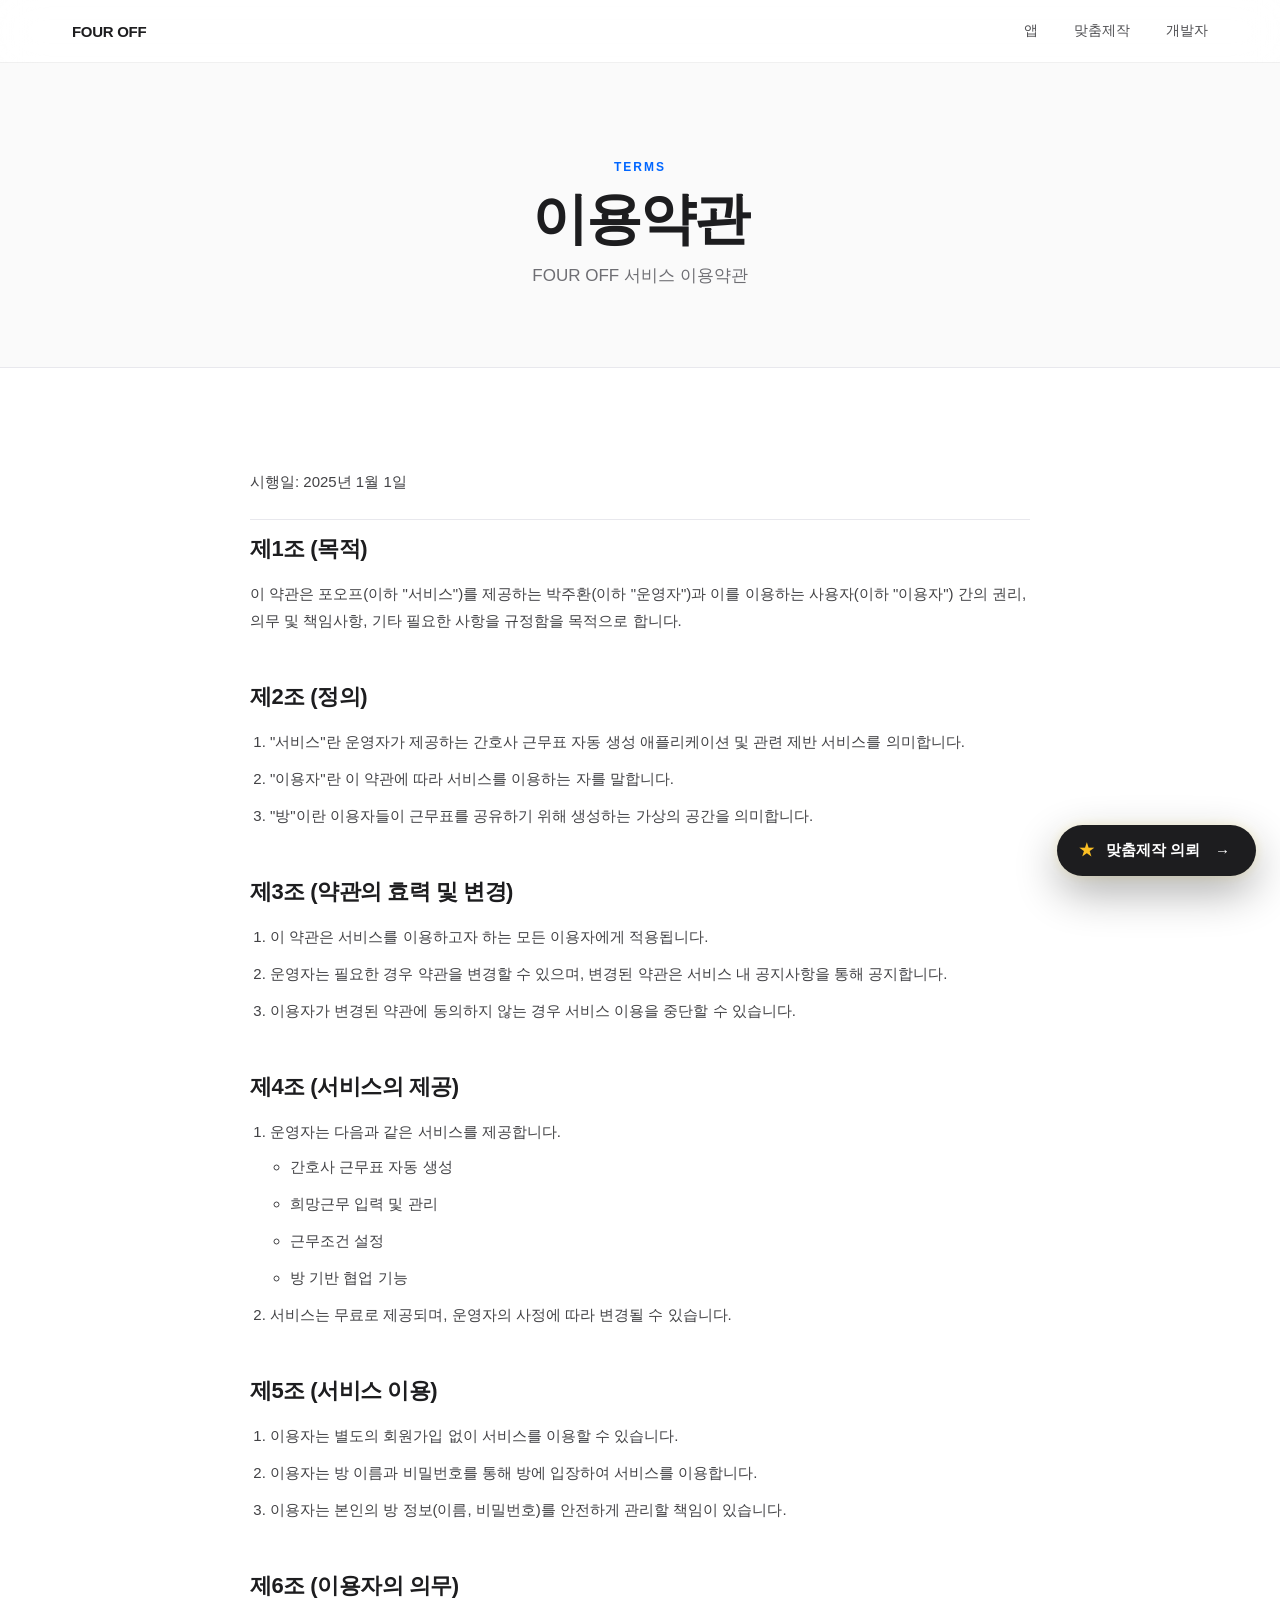
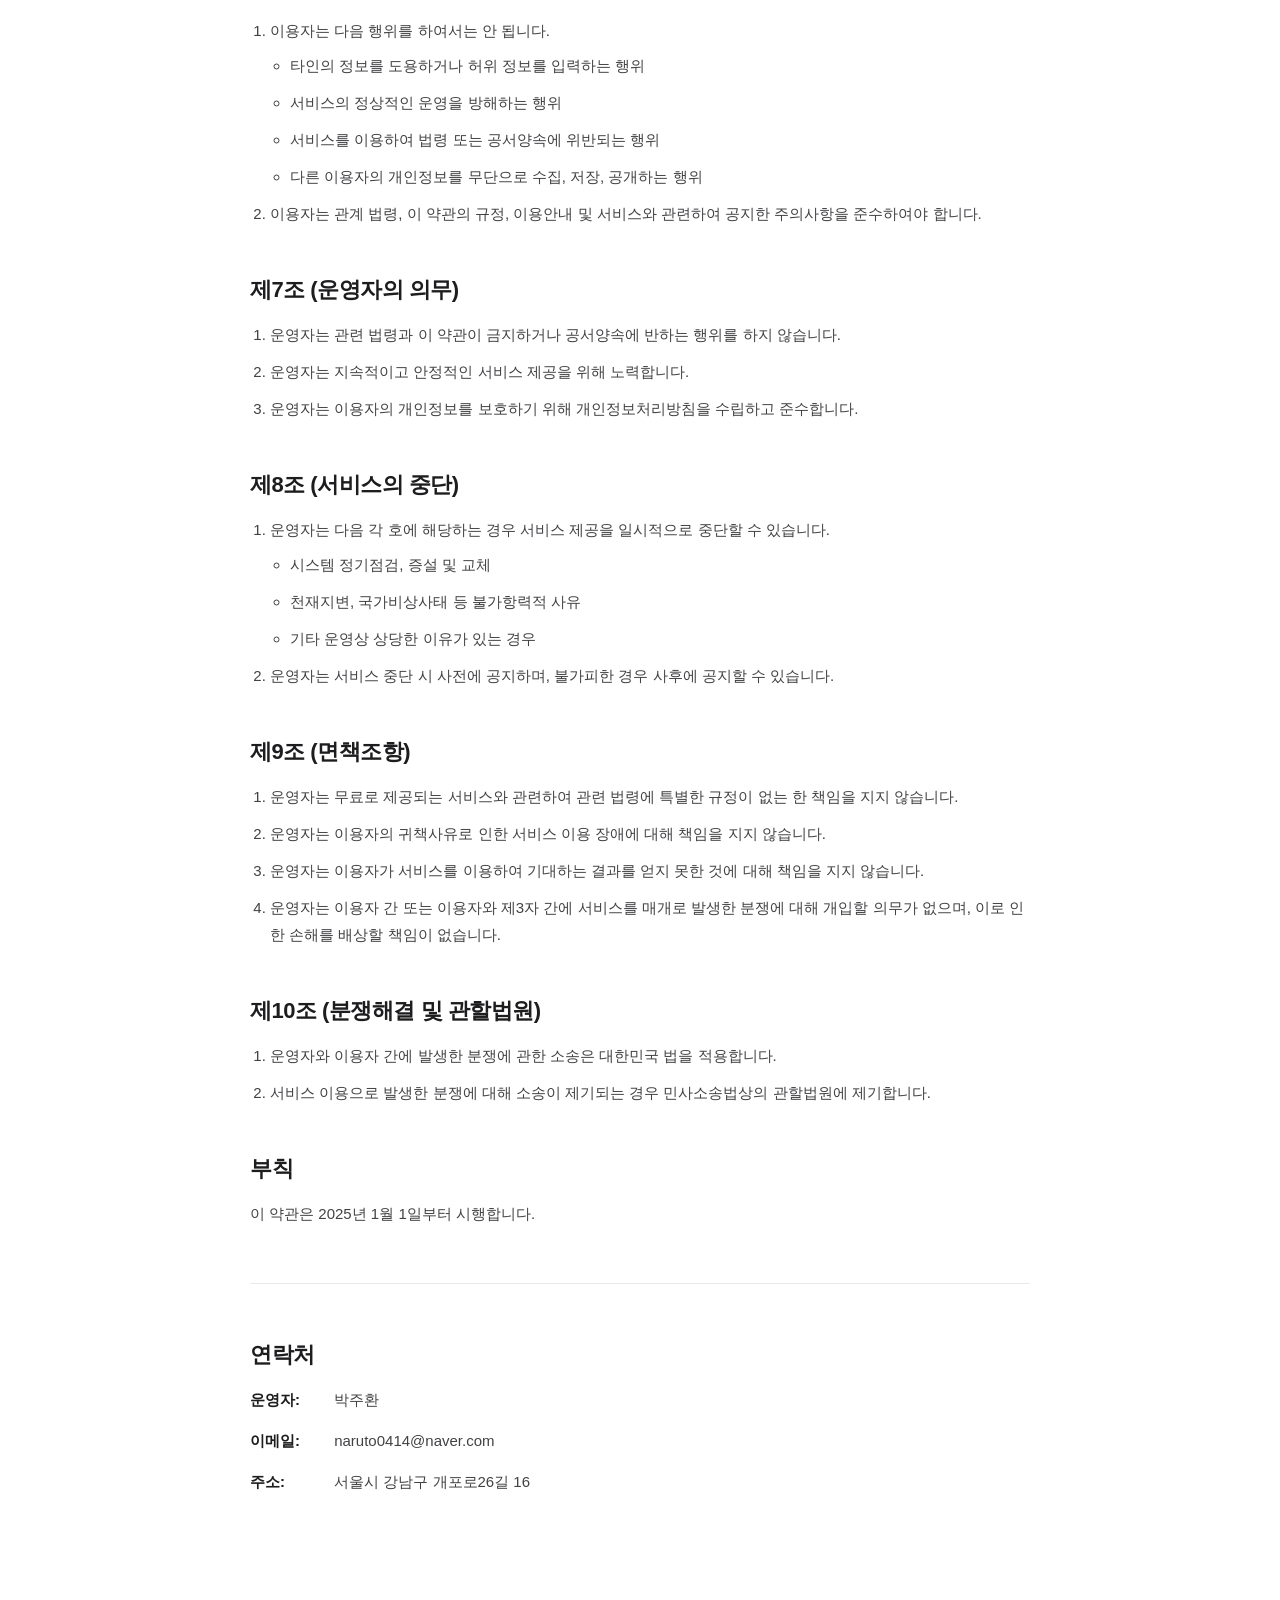
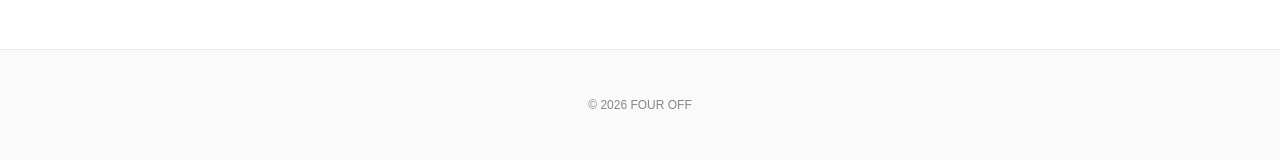
<file: pages/terms.html>
<!DOCTYPE html>
<html lang="ko">
<head>
<meta charset="utf-8">
<meta name="viewport" content="width=device-width, initial-scale=1">
<title>이용약관 | FOUR OFF</title>
<meta name="description" content="FOUR OFF 서비스 이용약관">
<link rel="icon" type="image/png" href="../images/web_icon.png">
<link rel="apple-touch-icon" href="../images/web_icon.png">
<style>
  *{margin:0;padding:0;box-sizing:border-box;}
  html,body{font-family:-apple-system,BlinkMacSystemFont,'SF Pro Display','Pretendard','Apple SD Gothic Neo',sans-serif;background:#fff;color:#1d1d1f;-webkit-font-smoothing:antialiased;}
  body{overflow-x:hidden;}
  a{text-decoration:none;color:inherit;}
  img{display:block;max-width:100%;}

  /* NAV */
  .main-nav{position:fixed;top:0;left:0;right:0;background:rgba(255,255,255,.85);backdrop-filter:blur(20px);-webkit-backdrop-filter:blur(20px);border-bottom:.5px solid rgba(0,0,0,.06);z-index:100;}
  .nav-inner{max-width:1200px;margin:0 auto;padding:16px 32px;display:flex;justify-content:space-between;align-items:center;}
  .nav-brand{display:flex;align-items:center;gap:8px;font-size:15px;font-weight:600;letter-spacing:-.3px;cursor:pointer;}
  .nav-brand img{width:26px;height:26px;}
  .nav-menu{display:flex;gap:36px;}
  .nav-menu a{font-size:14px;color:#515154;font-weight:500;cursor:pointer;transition:color .25s;position:relative;padding:6px 0;}
  .nav-menu a:hover{color:#1d1d1f;}
  .nav-menu a.active{color:#1d1d1f;font-weight:600;}
  .nav-menu a.active::after{content:"";position:absolute;left:0;right:0;bottom:-2px;height:2px;background:#1d1d1f;border-radius:1px;}

  /* 페이지 fade-in */
  .page-fade{opacity:0;transition:opacity .8s ease;}
  .page-fade.in{opacity:1;}

  /* Hero */
  .page-hero{padding:160px 32px 80px;background:#fafafa;text-align:center;border-bottom:.5px solid #e8e8ed;}
  .page-hero .tag{font-size:12px;color:#0066ff;letter-spacing:2px;font-weight:600;margin-bottom:14px;}
  .page-hero h1{font-size:56px;font-weight:600;letter-spacing:-2px;line-height:1.1;color:#1d1d1f;margin-bottom:14px;}
  .page-hero .sub{font-size:17px;color:#6e6e73;}

  /* 본문 */
  .terms-wrap{padding:100px 32px 140px;}
  .terms-content{max-width:780px;margin:0 auto;}
  .terms-date{font-size:13px;color:#86868b;margin-bottom:40px;padding-bottom:24px;border-bottom:.5px solid #e8e8ed;}
  .terms-content h3{font-size:22px;font-weight:600;letter-spacing:-.5px;margin:48px 0 16px;color:#1d1d1f;}
  .terms-content h3:first-of-type{margin-top:0;}
  .terms-content p{font-size:15px;line-height:1.8;color:#424245;margin-bottom:14px;}
  .terms-content ol{padding-left:20px;margin-bottom:14px;}
  .terms-content ul{padding-left:20px;margin-top:8px;}
  .terms-content li{font-size:15px;line-height:1.8;color:#424245;margin-bottom:10px;}
  .terms-content hr{margin:56px 0;border:0;border-top:.5px solid #e8e8ed;}
  .terms-content .contact strong{display:inline-block;min-width:80px;color:#1d1d1f;}

  /* footer */
  .footer{padding:48px 32px;background:#fafafa;border-top:.5px solid #e8e8ed;text-align:center;font-size:12px;color:#86868b;}

  /* balloon */
  .balloon{position:fixed;right:24px;bottom:24px;background:#1d1d1f;color:#fff;padding:16px 26px 16px 22px;border-radius:980px;font-size:15px;font-weight:600;display:flex;align-items:center;gap:12px;box-shadow:0 0 12px rgba(255,215,0,.15), 0 16px 44px rgba(0,0,0,.32);cursor:pointer;z-index:90;animation:balloonFloat 3s ease-in-out infinite;text-decoration:none;transition:box-shadow .4s ease;}
  .balloon:hover{box-shadow:0 0 30px rgba(255,215,0,.5), 0 16px 44px rgba(0,0,0,.32);}
  .balloon .star{color:#fbbf24;font-size:15px;}
  .balloon .arrow{font-size:15px;margin-left:3px;color:#fff;}
  @keyframes balloonFloat{0%,100%{transform:translateY(0);}50%{transform:translateY(-6px);}}

  @media(max-width:768px){
    .nav-inner{padding:14px 20px;}
    .nav-menu{gap:20px;}
    .nav-menu a{font-size:12px;}
    .page-hero{padding:110px 20px 60px;}
    .page-hero h1{font-size:32px;letter-spacing:-1.3px;}
    .page-hero .sub{font-size:14px;}
    .terms-wrap{padding:60px 20px 100px;}
    .terms-content h3{font-size:18px;}
    .terms-content p, .terms-content li{font-size:14px;}
    .balloon{right:16px;bottom:16px;padding:14px 22px 14px 18px;font-size:13px;}
  }
</style>
</head>
<body>

<!-- NAV -->
<nav class="main-nav">
  <div class="nav-inner">
    <a href="../index.html" class="nav-brand">
      <span>FOUR OFF</span>
    </a>
    <div class="nav-menu">
      <a href="../index.html">앱</a>
      <a href="custom.html">맞춤제작</a>
      <a href="developer.html">개발자</a>
    </div>
  </div>
</nav>

<!-- 페이지 전체 fade-in -->
<div class="page-fade" id="pageFade">

  <!-- Hero -->
  <section class="page-hero">
    <div class="tag">TERMS</div>
    <h1>이용약관</h1>
    <p class="sub">FOUR OFF 서비스 이용약관</p>
  </section>

  <!-- 본문 -->
  <section class="terms-wrap">
    <div class="terms-content">

      <p class="terms-date">시행일: 2025년 1월 1일</p>

      <h3>제1조 (목적)</h3>
      <p>이 약관은 포오프(이하 "서비스")를 제공하는 박주환(이하 "운영자")과 이를 이용하는 사용자(이하 "이용자") 간의 권리, 의무 및 책임사항, 기타 필요한 사항을 규정함을 목적으로 합니다.</p>

      <h3>제2조 (정의)</h3>
      <ol>
        <li>"서비스"란 운영자가 제공하는 간호사 근무표 자동 생성 애플리케이션 및 관련 제반 서비스를 의미합니다.</li>
        <li>"이용자"란 이 약관에 따라 서비스를 이용하는 자를 말합니다.</li>
        <li>"방"이란 이용자들이 근무표를 공유하기 위해 생성하는 가상의 공간을 의미합니다.</li>
      </ol>

      <h3>제3조 (약관의 효력 및 변경)</h3>
      <ol>
        <li>이 약관은 서비스를 이용하고자 하는 모든 이용자에게 적용됩니다.</li>
        <li>운영자는 필요한 경우 약관을 변경할 수 있으며, 변경된 약관은 서비스 내 공지사항을 통해 공지합니다.</li>
        <li>이용자가 변경된 약관에 동의하지 않는 경우 서비스 이용을 중단할 수 있습니다.</li>
      </ol>

      <h3>제4조 (서비스의 제공)</h3>
      <ol>
        <li>운영자는 다음과 같은 서비스를 제공합니다.
          <ul>
            <li>간호사 근무표 자동 생성</li>
            <li>희망근무 입력 및 관리</li>
            <li>근무조건 설정</li>
            <li>방 기반 협업 기능</li>
          </ul>
        </li>
        <li>서비스는 무료로 제공되며, 운영자의 사정에 따라 변경될 수 있습니다.</li>
      </ol>

      <h3>제5조 (서비스 이용)</h3>
      <ol>
        <li>이용자는 별도의 회원가입 없이 서비스를 이용할 수 있습니다.</li>
        <li>이용자는 방 이름과 비밀번호를 통해 방에 입장하여 서비스를 이용합니다.</li>
        <li>이용자는 본인의 방 정보(이름, 비밀번호)를 안전하게 관리할 책임이 있습니다.</li>
      </ol>

      <h3>제6조 (이용자의 의무)</h3>
      <ol>
        <li>이용자는 다음 행위를 하여서는 안 됩니다.
          <ul>
            <li>타인의 정보를 도용하거나 허위 정보를 입력하는 행위</li>
            <li>서비스의 정상적인 운영을 방해하는 행위</li>
            <li>서비스를 이용하여 법령 또는 공서양속에 위반되는 행위</li>
            <li>다른 이용자의 개인정보를 무단으로 수집, 저장, 공개하는 행위</li>
          </ul>
        </li>
        <li>이용자는 관계 법령, 이 약관의 규정, 이용안내 및 서비스와 관련하여 공지한 주의사항을 준수하여야 합니다.</li>
      </ol>

      <h3>제7조 (운영자의 의무)</h3>
      <ol>
        <li>운영자는 관련 법령과 이 약관이 금지하거나 공서양속에 반하는 행위를 하지 않습니다.</li>
        <li>운영자는 지속적이고 안정적인 서비스 제공을 위해 노력합니다.</li>
        <li>운영자는 이용자의 개인정보를 보호하기 위해 개인정보처리방침을 수립하고 준수합니다.</li>
      </ol>

      <h3>제8조 (서비스의 중단)</h3>
      <ol>
        <li>운영자는 다음 각 호에 해당하는 경우 서비스 제공을 일시적으로 중단할 수 있습니다.
          <ul>
            <li>시스템 정기점검, 증설 및 교체</li>
            <li>천재지변, 국가비상사태 등 불가항력적 사유</li>
            <li>기타 운영상 상당한 이유가 있는 경우</li>
          </ul>
        </li>
        <li>운영자는 서비스 중단 시 사전에 공지하며, 불가피한 경우 사후에 공지할 수 있습니다.</li>
      </ol>

      <h3>제9조 (면책조항)</h3>
      <ol>
        <li>운영자는 무료로 제공되는 서비스와 관련하여 관련 법령에 특별한 규정이 없는 한 책임을 지지 않습니다.</li>
        <li>운영자는 이용자의 귀책사유로 인한 서비스 이용 장애에 대해 책임을 지지 않습니다.</li>
        <li>운영자는 이용자가 서비스를 이용하여 기대하는 결과를 얻지 못한 것에 대해 책임을 지지 않습니다.</li>
        <li>운영자는 이용자 간 또는 이용자와 제3자 간에 서비스를 매개로 발생한 분쟁에 대해 개입할 의무가 없으며, 이로 인한 손해를 배상할 책임이 없습니다.</li>
      </ol>

      <h3>제10조 (분쟁해결 및 관할법원)</h3>
      <ol>
        <li>운영자와 이용자 간에 발생한 분쟁에 관한 소송은 대한민국 법을 적용합니다.</li>
        <li>서비스 이용으로 발생한 분쟁에 대해 소송이 제기되는 경우 민사소송법상의 관할법원에 제기합니다.</li>
      </ol>

      <h3>부칙</h3>
      <p>이 약관은 2025년 1월 1일부터 시행합니다.</p>

      <hr>

      <h3>연락처</h3>
      <div class="contact">
        <p><strong>운영자:</strong> 박주환</p>
        <p><strong>이메일:</strong> naruto0414@naver.com</p>
        <p><strong>주소:</strong> 서울시 강남구 개포로26길 16</p>
      </div>

    </div>
  </section>

  <!-- footer -->
  <footer class="footer">
    © 2026 FOUR OFF
  </footer>

</div>

<!-- balloon -->
<a href="https://kmong.com/gig/739178" target="_blank" class="balloon">
  <span class="star">★</span>
  <span>맞춤제작 의뢰</span>
  <span class="arrow">→</span>
</a>

<script>
  // 페이지 진입 시 전체 fade-in
  window.addEventListener('DOMContentLoaded', () => {
    requestAnimationFrame(() => {
      document.getElementById('pageFade').classList.add('in');
    });
  });
</script>

</body>
</html>
</file>
